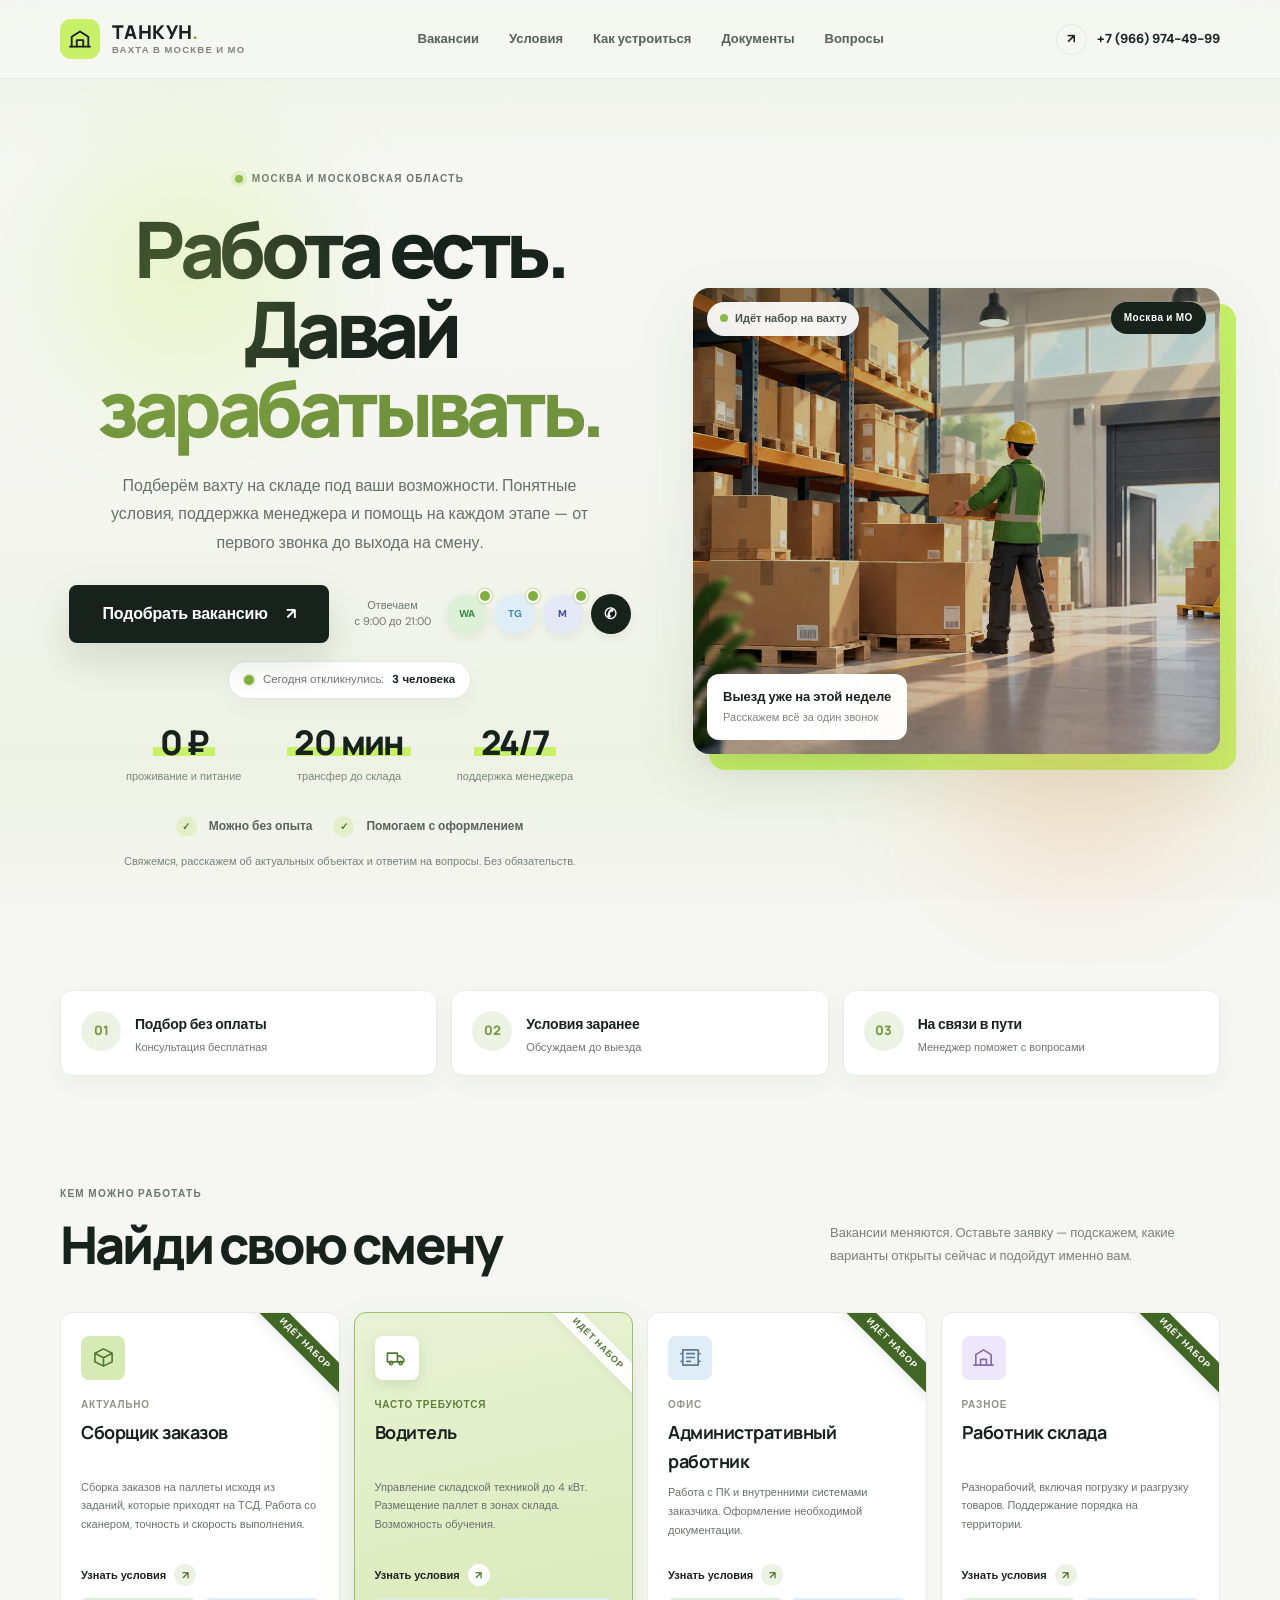
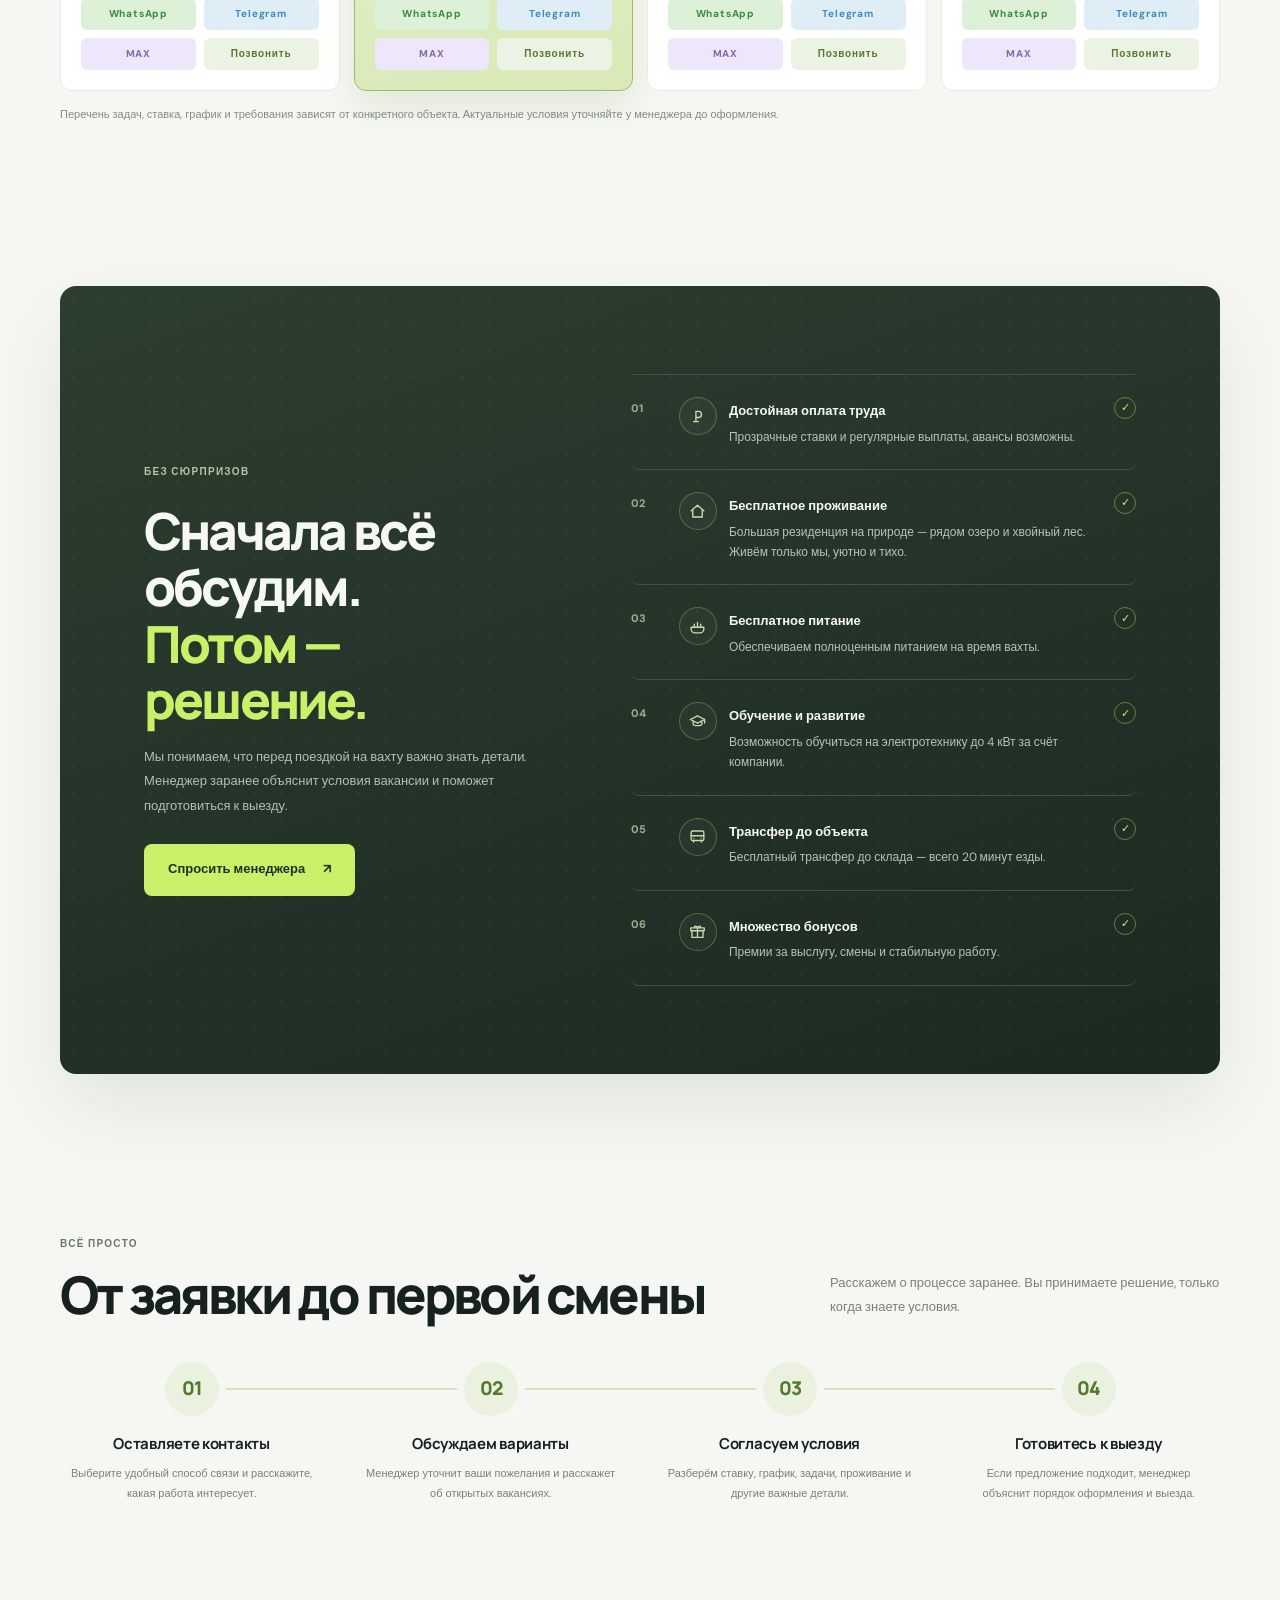
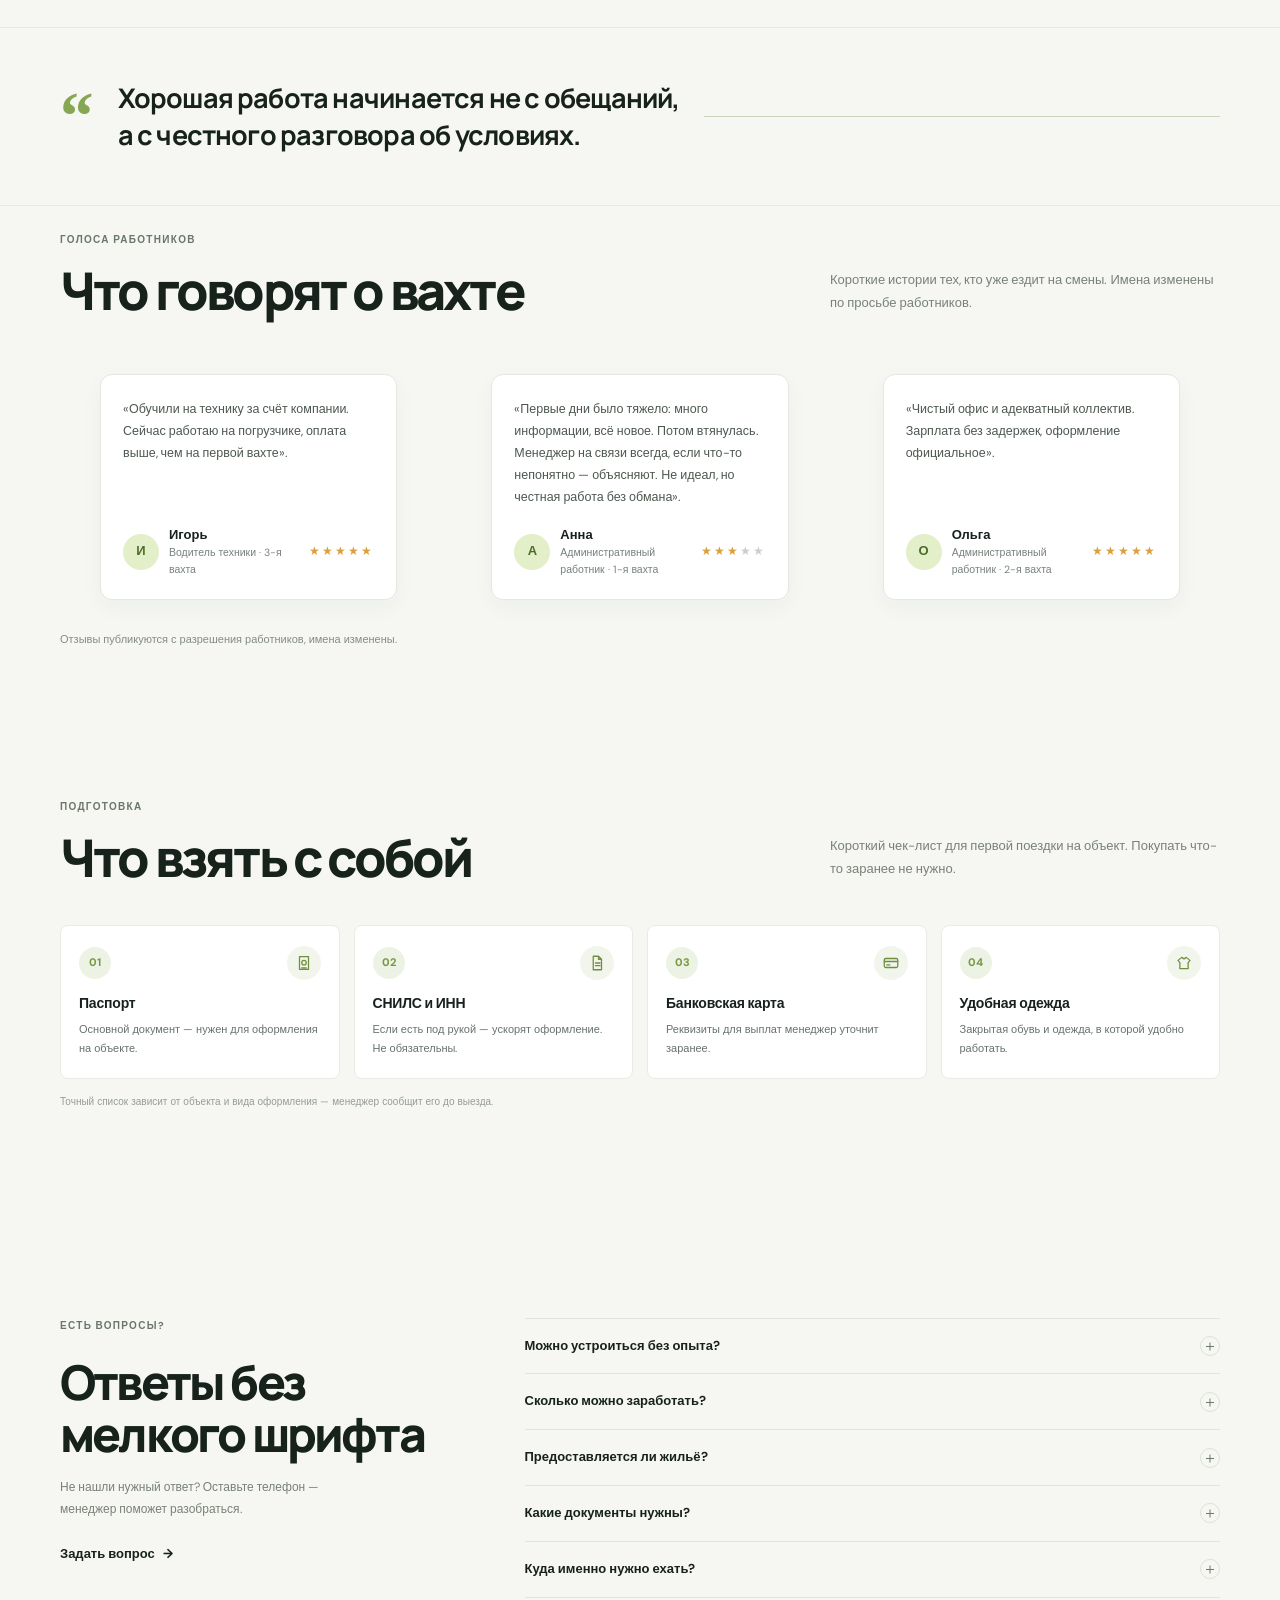
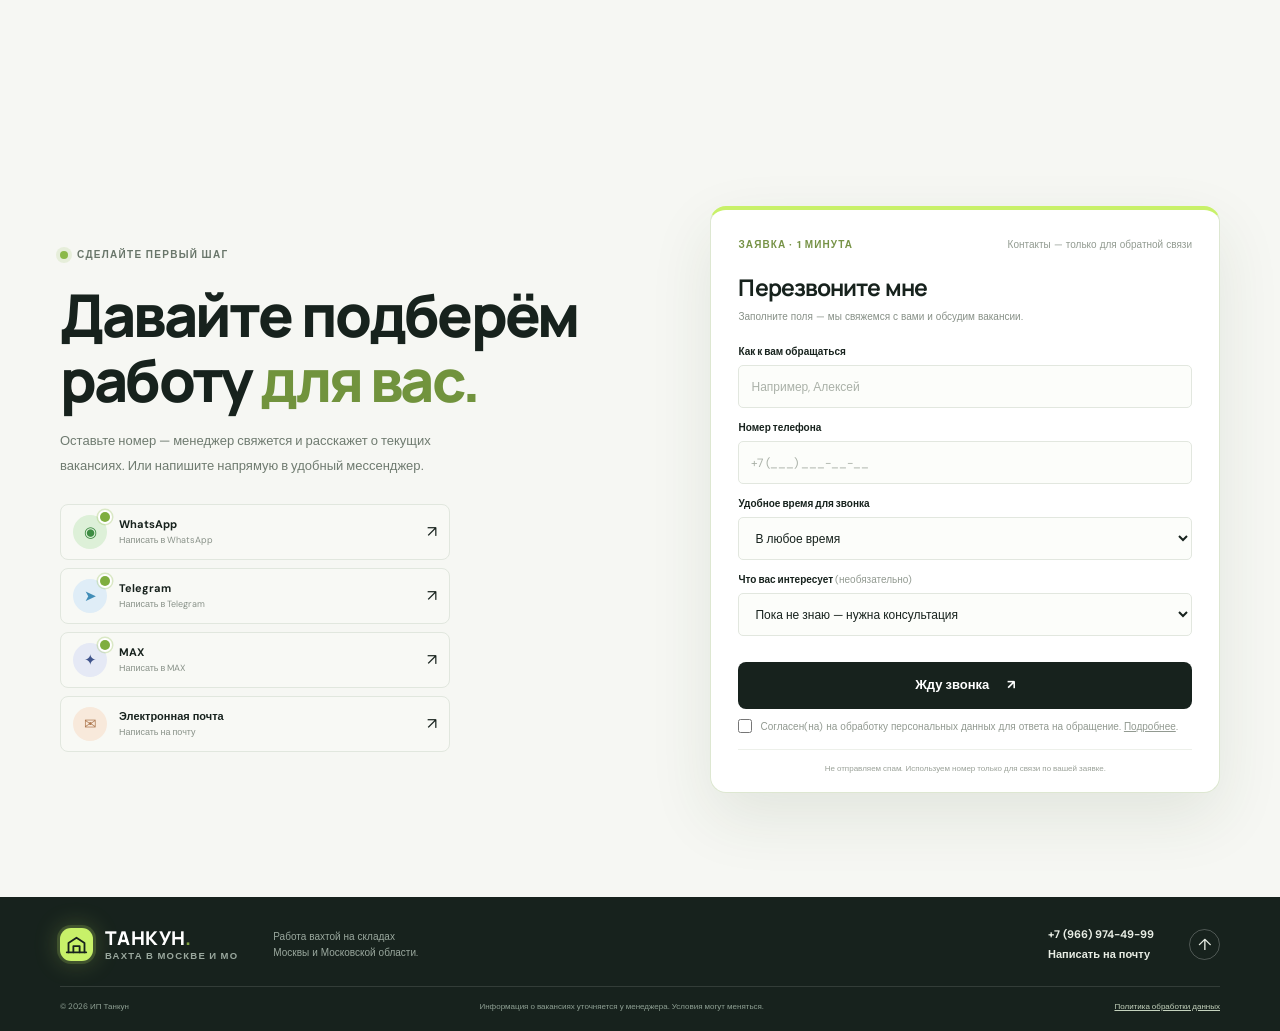
<file: index.html>
<!doctype html>
<html lang="ru">
<head>
  <meta charset="utf-8">
  <meta name="viewport" content="width=device-width, initial-scale=1">
  <meta name="theme-color" content="#f6f7f3">
  <meta name="description" content="Работа вахтой на складах Москвы и Московской области. Узнайте актуальные вакансии, график и условия у менеджера.">
  <title>Работа вахтой на складах Москвы и области — ИП Танкун</title>
  <meta property="og:title" content="Работа вахтой на складах Москвы и области — ИП Танкун">
  <meta property="og:description" content="Подберём вахту на складе под ваши возможности. Понятные условия, поддержка менеджера. Оставьте заявку за минуту.">
  <meta property="og:image" content="img/polza-960.jpg">
  <meta property="og:type" content="website">
  <meta name="twitter:card" content="summary_large_image">
  <meta property="og:locale" content="ru_RU">
  <link rel="preconnect" href="https://fonts.googleapis.com">
  <link rel="preconnect" href="https://fonts.gstatic.com" crossorigin>
  <link href="https://fonts.googleapis.com/css2?family=DM+Sans:wght@400;500;600;700;800&family=Manrope:wght@400;500;600;700;800&display=swap" rel="stylesheet">
  <link rel="icon" href="favicon.svg" type="image/svg+xml">
  <link rel="stylesheet" href="styles.css">
  <script src="config.js" defer></script>
  <script src="app.js" defer></script>
</head>
<body>
  <a class="skip-link" href="#main">Перейти к содержанию</a>
  <div class="offline-banner" id="offlineBanner" role="status" hidden>Нет подключения к интернету. Черновик заявки сохранится — проверьте связь.</div>
  <header class="site-header" id="top">
    <div class="wrap header-inner">
      <a class="brand" href="#top" aria-label="Танкун — главная"><span class="brand-mark" aria-hidden="true"><svg viewBox="0 0 36 36"><path d="M6.5 28.5V15L18 7.5 29.5 15v13.5"/><path d="M13.5 28.5v-9h9v9"/><path d="M4 28.5h28"/></svg></span><span><span class="brand-name">ТАНКУН<span class="brand-dot">.</span></span><small>Вахта в Москве и МО</small></span></a>
      <nav class="main-nav" id="mainNav" aria-label="Основное меню"><a href="#jobs">Вакансии</a><a href="#conditions">Условия</a><a href="#steps">Как устроиться</a><a href="#docs">Документы</a><a href="#faq">Вопросы</a><span class="nav-slide" aria-hidden="true"></span></nav>
      <a class="header-phone" data-contact="phoneLink" href="#apply"><span class="phone-icon" aria-hidden="true">↗</span><span data-contact="phoneText">Связаться с нами</span></a>
      <button class="menu-toggle" type="button" aria-label="Открыть меню" aria-expanded="false" aria-controls="mainNav"><span></span><span></span></button>
    </div>
  </header>

  <main id="main">
    <section class="hero section-pad">
      <div class="wrap hero-grid">
        <div class="hero-copy">
          <p class="eyebrow"><span class="live-dot"></span> Москва и Московская область</p>
          <h1>Работа есть.<br>Давай <span class="highlight">зарабатывать.</span></h1>
          <p class="hero-lede">Подберём вахту на складе под ваши возможности. Понятные условия, поддержка менеджера и помощь на каждом этапе — от первого звонка до выхода на смену.</p>
          <div class="hero-actions"><a class="button button-dark hero-cta" href="#apply">Подобрать вакансию <span aria-hidden="true">↗</span></a><div class="hero-quick"><span class="quick-caption">Отвечаем<br>с 9:00 до 21:00</span><div class="quick-icons"><a class="quick-btn quick-wa" data-contact="whatsappLink" href="#apply" target="_blank" rel="noopener" aria-label="Написать в WhatsApp"><i class="online-dot" aria-hidden="true"></i>WA</a><a class="quick-btn quick-tg" data-contact="telegramLink" href="#apply" target="_blank" rel="noopener" aria-label="Написать в Telegram"><i class="online-dot" aria-hidden="true"></i>TG</a><a class="quick-btn quick-max" data-contact="maxLink" href="#apply" target="_blank" rel="noopener" aria-label="Написать в MAX"><i class="online-dot" aria-hidden="true"></i>M</a><a class="quick-btn quick-phone" data-contact="phoneLink" href="#apply" aria-label="Позвонить">✆</a></div></div></div>
          <p class="today-chip" data-today-chip><span class="online-dot chip-dot" aria-hidden="true"></span>Сегодня откликнулись: <b data-today-num>–</b></p>
          <div class="hero-stats" role="list"><span class="stat" role="listitem"><b>0 ₽</b><small>проживание и питание</small></span><span class="stat" role="listitem"><b>20 мин</b><small>трансфер до склада</small></span><span class="stat" role="listitem"><b>24/7</b><small>поддержка менеджера</small></span></div>
          <div class="hero-points"><span><i aria-hidden="true">✓</i> Можно без опыта</span><span><i aria-hidden="true">✓</i> Помогаем с оформлением</span></div>
          <div class="hero-note">Свяжемся, расскажем об актуальных объектах и ответим на вопросы. Без обязательств.</div>
        </div>
        <div class="hero-art" aria-label="Фото склада">
          <img src="img/polza-960.jpg" alt="Склад и рабочая зона" width="960" height="850" loading="eager">
          <span class="art-chip"><i aria-hidden="true"></i> Идёт набор на вахту</span>
          <span class="art-tag">Москва и МО</span>
          <span class="art-card"><b>Выезд уже на этой неделе</b><small>Расскажем всё за один звонок</small></span>
        </div>
      </div>
    </section>

    <section class="trust-strip" aria-label="Важная информация"><div class="wrap trust-grid">
      <article class="trust-card"><span class="trust-no">01</span><div class="trust-body"><b>Подбор без оплаты</b><small>Консультация бесплатная</small></div></article>
      <article class="trust-card"><span class="trust-no">02</span><div class="trust-body"><b>Условия заранее</b><small>Обсуждаем до выезда</small></div></article>
      <article class="trust-card"><span class="trust-no">03</span><div class="trust-body"><b>На связи в пути</b><small>Менеджер поможет с вопросами</small></div></article>
    </div></section>

    <section class="jobs section-pad" id="jobs"><div class="wrap"><div class="section-heading reveal"><div><p class="eyebrow">Кем можно работать</p><h2>Найди свою смену</h2></div><p>Вакансии меняются. Оставьте заявку — подскажем, какие варианты открыты сейчас и подойдут именно вам.</p></div>
      <div class="job-grid">
        <article class="job-card reveal"><span class="job-ribbon" aria-hidden="true">Идёт набор</span><div class="job-icon icon-green"><svg viewBox="0 0 24 24" aria-hidden="true"><path d="M3 7.5 12 3l9 4.5v9L12 21l-9-4.5zM3 7.5l9 4.8 9-4.8M12 12.3V21"/></svg></div><span class="job-label">Актуально</span><h3>Сборщик заказов</h3><p>Сборка заказов на паллеты исходя из заданий, которые приходят на ТСД. Работа со сканером, точность и скорость выполнения.</p><a href="#apply" class="job-link">Узнать условия <span aria-hidden="true">↗</span></a><div class="job-quick"><a class="jw" data-contact="whatsappLink" href="#apply" target="_blank" rel="noopener" aria-label="Откликнуться в WhatsApp">WhatsApp</a><a class="jt" data-contact="telegramLink" href="#apply" target="_blank" rel="noopener" aria-label="Откликнуться в Telegram">Telegram</a><a class="jm" data-contact="maxLink" href="#apply" target="_blank" rel="noopener" aria-label="Написать в MAX">MAX</a><a class="jp" data-contact="phoneLink" href="#apply" aria-label="Позвонить">Позвонить</a></div></article>
        <article class="job-card job-featured reveal"><span class="job-ribbon" aria-hidden="true">Идёт набор</span><div class="job-icon icon-green"><svg viewBox="0 0 24 24" aria-hidden="true"><path d="M2.5 7.5H13v9H2.5zM13 10.5h3.4l3.1 3.1v2.9H13"/><circle cx="6.3" cy="17.7" r="1.7"/><circle cx="16.4" cy="17.7" r="1.7"/></svg></div><span class="job-label">Часто требуются</span><h3>Водитель</h3><p>Управление складской техникой до 4 кВт. Размещение паллет в зонах склада. Возможность обучения.</p><a href="#apply" class="job-link">Узнать условия <span aria-hidden="true">↗</span></a><div class="job-quick"><a class="jw" data-contact="whatsappLink" href="#apply" target="_blank" rel="noopener" aria-label="Откликнуться в WhatsApp">WhatsApp</a><a class="jt" data-contact="telegramLink" href="#apply" target="_blank" rel="noopener" aria-label="Откликнуться в Telegram">Telegram</a><a class="jm" data-contact="maxLink" href="#apply" target="_blank" rel="noopener" aria-label="Написать в MAX">MAX</a><a class="jp" data-contact="phoneLink" href="#apply" aria-label="Позвонить">Позвонить</a></div></article>
        <article class="job-card reveal"><span class="job-ribbon" aria-hidden="true">Идёт набор</span><div class="job-icon icon-blue"><svg viewBox="0 0 24 24" aria-hidden="true"><path d="M4 4h16v16H4zM8 8h8M8 12h8M8 16h4M2 8h2M2 16h2M20 8h2M20 16h2"/></svg></div><span class="job-label">Офис</span><h3>Административный работник</h3><p>Работа с ПК и внутренними системами заказчика. Оформление необходимой документации.</p><a href="#apply" class="job-link">Узнать условия <span aria-hidden="true">↗</span></a><div class="job-quick"><a class="jw" data-contact="whatsappLink" href="#apply" target="_blank" rel="noopener" aria-label="Откликнуться в WhatsApp">WhatsApp</a><a class="jt" data-contact="telegramLink" href="#apply" target="_blank" rel="noopener" aria-label="Откликнуться в Telegram">Telegram</a><a class="jm" data-contact="maxLink" href="#apply" target="_blank" rel="noopener" aria-label="Написать в MAX">MAX</a><a class="jp" data-contact="phoneLink" href="#apply" aria-label="Позвонить">Позвонить</a></div></article>
        <article class="job-card reveal"><span class="job-ribbon" aria-hidden="true">Идёт набор</span><div class="job-icon icon-lilac"><svg viewBox="0 0 24 24" aria-hidden="true"><path d="M4 20V9l8-5 8 5v11M2 20h20M9 20v-6h6v6"/></svg></div><span class="job-label">Разное</span><h3>Работник склада</h3><p>Разнорабочий, включая погрузку и разгрузку товаров. Поддержание порядка на территории.</p><a href="#apply" class="job-link">Узнать условия <span aria-hidden="true">↗</span></a><div class="job-quick"><a class="jw" data-contact="whatsappLink" href="#apply" target="_blank" rel="noopener" aria-label="Откликнуться в WhatsApp">WhatsApp</a><a class="jt" data-contact="telegramLink" href="#apply" target="_blank" rel="noopener" aria-label="Откликнуться в Telegram">Telegram</a><a class="jm" data-contact="maxLink" href="#apply" target="_blank" rel="noopener" aria-label="Написать в MAX">MAX</a><a class="jp" data-contact="phoneLink" href="#apply" aria-label="Позвонить">Позвонить</a></div></article>
      </div><p class="fine-print">Перечень задач, ставка, график и требования зависят от конкретного объекта. Актуальные условия уточняйте у менеджера до оформления.</p>
    </div></section>

    <section class="conditions section-pad" id="conditions"><div class="wrap conditions-grid"><div class="conditions-copy"><p class="eyebrow">Без сюрпризов</p><h2>Сначала всё обсудим.<br><span class="highlight">Потом — решение.</span></h2><p>Мы понимаем, что перед поездкой на вахту важно знать детали. Менеджер заранее объяснит условия вакансии и поможет подготовиться к выезду.</p><a class="button button-light" href="#apply">Спросить менеджера <span aria-hidden="true">↗</span></a></div><div class="conditions-list reveal"><div class="condition-row"><span class="condition-number">01</span><span class="condition-ic" aria-hidden="true"><svg viewBox="0 0 24 24"><path d="M10 18.5V5.5h3.1a3.9 3.9 0 0 1 0 7.8H10M7 18.5h6"/></svg></span><div><b>Достойная оплата труда</b><p>Прозрачные ставки и регулярные выплаты, авансы возможны.</p></div><span class="condition-check">✓</span></div><div class="condition-row"><span class="condition-number">02</span><span class="condition-ic" aria-hidden="true"><svg viewBox="0 0 24 24"><path d="M4 11 12 4l8 7M6 10v9h12v-9"/></svg></span><div><b>Бесплатное проживание</b><p>Большая резиденция на природе — рядом озеро и хвойный лес. Живём только мы, уютно и тихо.</p></div><span class="condition-check">✓</span></div><div class="condition-row"><span class="condition-number">03</span><span class="condition-ic" aria-hidden="true"><svg viewBox="0 0 24 24"><path d="M4 13h16v2a5 5 0 0 1-5 5H9a5 5 0 0 1-5-5zM8 13V9M12 13V7M16 13V9"/></svg></span><div><b>Бесплатное питание</b><p>Обеспечиваем полноценным питанием на время вахты.</p></div><span class="condition-check">✓</span></div><div class="condition-row"><span class="condition-number">04</span><span class="condition-ic" aria-hidden="true"><svg viewBox="0 0 24 24"><path d="M3 9.5 12 5l9 4.5-9 4.5zM6.5 11.5V15c0 1.2 2.5 2.3 5.5 2.3s5.5-1.1 5.5-2.3v-3.5M21 9.5V14"/></svg></span><div><b>Обучение и развитие</b><p>Возможность обучиться на электротехнику до 4 кВт за счёт компании.</p></div><span class="condition-check">✓</span></div><div class="condition-row"><span class="condition-number">05</span><span class="condition-ic" aria-hidden="true"><svg viewBox="0 0 24 24"><rect x="4" y="5" width="16" height="12" rx="2"/><path d="M4 11h16M7 17v2M17 17v2M7.5 14h.01M16.5 14h.01"/></svg></span><div><b>Трансфер до объекта</b><p>Бесплатный трансфер до склада — всего 20 минут езды.</p></div><span class="condition-check">✓</span></div><div class="condition-row"><span class="condition-number">06</span><span class="condition-ic" aria-hidden="true"><svg viewBox="0 0 24 24"><path d="M5 11h14v8.5H5zM3.5 7.5h17V11h-17zM12 7.5V19.5M8.5 7.5C7.2 5 10.5 4 12 7.5M15.5 7.5C16.8 5 13.5 4 12 7.5"/></svg></span><div><b>Множество бонусов</b><p>Премии за выслугу, смены и стабильную работу.</p></div><span class="condition-check">✓</span></div></div></div></section>

    <section class="steps section-pad" id="steps"><div class="wrap"><div class="section-heading reveal"><div><p class="eyebrow">Всё просто</p><h2>От заявки до первой смены</h2></div><p>Расскажем о процессе заранее. Вы принимаете решение, только когда знаете условия.</p></div><div class="steps-grid"><article class="reveal"><span class="step-no">01</span><h3>Оставляете контакты</h3><p>Выберите удобный способ связи и расскажите, какая работа интересует.</p></article><article class="reveal"><span class="step-no">02</span><h3>Обсуждаем варианты</h3><p>Менеджер уточнит ваши пожелания и расскажет об открытых вакансиях.</p></article><article class="reveal"><span class="step-no">03</span><h3>Согласуем условия</h3><p>Разберём ставку, график, задачи, проживание и другие важные детали.</p></article><article class="reveal"><span class="step-no">04</span><h3>Готовитесь к выезду</h3><p>Если предложение подходит, менеджер объяснит порядок оформления и выезда.</p></article></div></div></section>

    <section class="quote-band"><div class="wrap quote-inner reveal"><span class="quote-mark">“</span><p>Хорошая работа начинается не с обещаний,<br>а с честного разговора об условиях.</p><span class="quote-line"></span></div></section>

    <section class="reviews" id="reviews"><div class="wrap"><div class="section-heading reveal"><div><p class="eyebrow">Голоса работников</p><h2>Что говорят о вахте</h2></div><p>Короткие истории тех, кто уже ездит на смены. Имена изменены по просьбе работников.</p></div>
      <div class="review-grid">
        <figure class="review-card reveal"><blockquote>«Выплаты приходят чётко по графику, без задержек. Жили в резиденции в лесу у озера — большая территория, после смены отдыхаешь по-настоящему».</blockquote><figcaption><span class="review-ava" aria-hidden="true">А</span><span><b>Алексей</b><small>Сборщик заказов · 2-я вахта</small></span><span class="review-stars" aria-hidden="true">★★★★★</span></figcaption></figure>
        <figure class="review-card reveal"><blockquote>«Понравилось, что всё объяснили заранее: ставку, график, как добираться. Приехала — и правда всё совпало».</blockquote><figcaption><span class="review-ava" aria-hidden="true">М</span><span><b>Марина</b><small>Работник склада · 1-я вахта</small></span><span class="review-stars" aria-hidden="true">★★★★★</span></figcaption></figure>
        <figure class="review-card reveal"><blockquote>«Склад стройматериалов огромный и чистый, к работникам отношение хорошее. Питание на месте, горячее каждый день».</blockquote><figcaption><span class="review-ava" aria-hidden="true">К</span><span><b>Кирилл</b><small>Работник склада · 2-я вахта</small></span><span class="review-stars" aria-hidden="true">★★★★★</span></figcaption></figure>
      </div>
      <p class="fine-print">Отзывы публикуются с разрешения работников, имена изменены.</p>
    </div></section>

    <section class="docs section-pad" id="docs"><div class="wrap"><div class="section-heading reveal"><div><p class="eyebrow">Подготовка</p><h2>Что взять с собой</h2></div><p>Короткий чек-лист для первой поездки на объект. Покупать что-то заранее не нужно.</p></div>
      <div class="docs-grid">
        <article class="doc-item reveal"><div class="doc-head"><span class="doc-no">01</span><span class="doc-ic" aria-hidden="true"><svg viewBox="0 0 24 24"><path d="M6 3.5h12v17H6zM12 8.5a3 3 0 1 0 0 6 3 3 0 0 0 0-6M9 18.5h6"/></svg></span></div><b>Паспорт</b><p>Основной документ — нужен для оформления на объекте.</p></article>
        <article class="doc-item reveal"><div class="doc-head"><span class="doc-no">02</span><span class="doc-ic" aria-hidden="true"><svg viewBox="0 0 24 24"><path d="M7 3h7l4 4v14H7zM14 3v4h4M10 12h6M10 15.5h6"/></svg></span></div><b>СНИЛС и ИНН</b><p>Если есть под рукой — ускорят оформление. Не обязательны.</p></article>
        <article class="doc-item reveal"><div class="doc-head"><span class="doc-no">03</span><span class="doc-ic" aria-hidden="true"><svg viewBox="0 0 24 24"><rect x="3" y="6" width="18" height="12" rx="2"/><path d="M3 10h18M6.5 14.5h4"/></svg></span></div><b>Банковская карта</b><p>Реквизиты для выплат менеджер уточнит заранее.</p></article>
        <article class="doc-item reveal"><div class="doc-head"><span class="doc-no">04</span><span class="doc-ic" aria-hidden="true"><svg viewBox="0 0 24 24"><path d="M9 4.5 12 6.5l3-2L20 8.5 17.5 11.5V19.5H6.5V11.5L4 8.5z"/></svg></span></div><b>Удобная одежда</b><p>Закрытая обувь и одежда, в которой удобно работать.</p></article>
      </div><p class="docs-note">Точный список зависит от объекта и вида оформления — менеджер сообщит его до выезда.</p>
    </div></section>

    <section class="faq section-pad" id="faq"><div class="wrap faq-grid"><div class="faq-intro reveal"><p class="eyebrow">Есть вопросы?</p><h2>Ответы без мелкого шрифта</h2><p>Не нашли нужный ответ? Оставьте телефон — менеджер поможет разобраться.</p><a class="text-link" href="#apply">Задать вопрос <span aria-hidden="true">→</span></a></div><div class="faq-list">
      <details><summary>Можно устроиться без опыта?<span class="faq-plus"></span></summary><p>Для ряда складских вакансий опыт не обязателен. Требования зависят от позиции и объекта — менеджер подскажет актуальные варианты.</p></details>
      <details><summary>Сколько можно заработать?<span class="faq-plus"></span></summary><p>Доход зависит от вакансии, количества смен, графика и условий объекта. Перед оформлением попросите менеджера назвать ставку, порядок расчёта и возможные удержания.</p></details>
      <details><summary>Предоставляется ли жильё?<span class="faq-plus"></span></summary><p>Жильё предоставляется бесплатно — это большая резиденция на природе, рядом с озером и хвойным лесом.</p></details>
      <details><summary>Какие документы нужны?<span class="faq-plus"></span></summary><p>Список документов зависит от вида оформления и работодателя на объекте. Менеджер сообщит требования заранее — не отправляйте сканы документов неизвестным контактам.</p></details>
      <details><summary>Куда именно нужно ехать?<span class="faq-plus"></span></summary><p>Работа предлагается на складах Москвы и Московской области. Точный адрес, транспорт и место сбора сообщат до выезда.</p></details>
    </div></div></section>

    <section class="apply section-pad" id="apply"><div class="wrap apply-grid"><div class="apply-copy"><p class="eyebrow"><span class="live-dot"></span> Сделайте первый шаг</p><h2>Давайте подберём<br>работу <span class="highlight">для вас.</span></h2><p>Оставьте номер — менеджер свяжется и расскажет о текущих вакансиях. Или напишите напрямую в удобный мессенджер.</p><div class="direct-links"><a class="direct-link" data-contact="whatsappLink" href="#apply" target="_blank" rel="noopener"><span class="direct-icon whatsapp-icon" aria-hidden="true"><i class="online-dot"></i>◉</span><span><b>WhatsApp</b><small>Написать в WhatsApp</small></span><span class="direct-arrow" aria-hidden="true">↗</span></a><a class="direct-link" data-contact="telegramLink" href="#apply" target="_blank" rel="noopener"><span class="direct-icon telegram-icon" aria-hidden="true"><i class="online-dot"></i>➤</span><span><b>Telegram</b><small>Написать в Telegram</small></span><span class="direct-arrow" aria-hidden="true">↗</span></a><a class="direct-link" data-contact="maxLink" href="#apply" target="_blank" rel="noopener"><span class="direct-icon max-icon" aria-hidden="true"><i class="online-dot"></i>✦</span><span><b>MAX</b><small>Написать в MAX</small></span><span class="direct-arrow" aria-hidden="true">↗</span></a><a class="direct-link" data-contact="emailLink" href="#apply"><span class="direct-icon email-icon" aria-hidden="true">✉</span><span><b>Электронная почта</b><small data-contact="emailText">Написать на почту</small></span><span class="direct-arrow" aria-hidden="true">↗</span></a></div></div>
      <div class="form-card"><div class="form-card-head"><span class="form-step">ЗАЯВКА · 1 МИНУТА</span><span class="secure-mark">Контакты — только для обратной связи</span></div><h3>Перезвоните мне</h3><p class="form-intro">Заполните поля — мы свяжемся с вами и обсудим вакансии.</p>
        <form id="leadForm" novalidate>
          <div class="honeypot" aria-hidden="true"><label for="website">Оставьте поле пустым</label><input id="website" name="website" tabindex="-1" autocomplete="off"></div>
          <label for="candidateName">Как к вам обращаться</label><input id="candidateName" name="name" type="text" placeholder="Например, Алексей" autocomplete="name" maxlength="80" required>
          <label for="candidatePhone">Номер телефона</label><input id="candidatePhone" name="phone" type="tel" placeholder="+7 (___) ___-__-__" autocomplete="tel" inputmode="tel" maxlength="24" required>
          <label for="candidateTime">Удобное время для звонка</label><select id="candidateTime" name="time"><option value="">В любое время</option><option>Утром (9:00–12:00)</option><option>Днём (12:00–18:00)</option><option>Вечером (18:00–21:00)</option></select>
          <label for="candidateJob">Что вас интересует <span>(необязательно)</span></label><select id="candidateJob" name="job"><option value="">Пока не знаю — нужна консультация</option><option>Сборщик заказов</option><option>Водитель</option><option>Административный работник</option><option>Работник склада</option><option>Другая вакансия</option></select>
          <div class="form-error" id="formError" role="alert" aria-live="polite"></div>
          <button class="button button-dark submit-button" type="submit">Жду звонка <span aria-hidden="true">↗</span></button>
          <label class="consent-check"><input type="checkbox" name="consent" required><span>Согласен(на) на обработку персональных данных для ответа на обращение. <a href="privacy.html" target="_blank" rel="noopener">Подробнее</a>.</span></label>
        </form><div class="form-success" id="formSuccess" role="status" tabindex="-1" hidden><span class="success-check" aria-hidden="true"><svg viewBox="0 0 28 28"><circle cx="14" cy="14" r="12"/><path d="M8.5 14.5 12 18l7.5-8"/></svg></span><h3>Спасибо за заявку!</h3><p>Заявка принята, менеджер свяжется с вами. При желании можете сразу связаться с нами удобным способом.</p><div class="success-actions"><a class="button button-dark" id="successWhatsApp" href="#apply" target="_blank" rel="noopener">Отправить в WhatsApp <span aria-hidden="true">↗</span></a><a class="text-link" id="successEmail" href="#apply">Отправить по почте <span aria-hidden="true">→</span></a></div></div>
        <div class="form-footnote">Не отправляем спам. Используем номер только для связи по вашей заявке.</div></div>
    </div></section>
  </main>
  <footer class="footer"><div class="wrap footer-main"><a class="brand footer-brand" href="#top"><span class="brand-mark"><svg viewBox="0 0 36 36" aria-hidden="true"><path d="M6.5 28.5V15L18 7.5 29.5 15v13.5"/><path d="M13.5 28.5v-9h9v9"/><path d="M4 28.5h28"/></svg></span><span><span class="brand-name">ТАНКУН<span class="brand-dot">.</span></span><small>Вахта в Москве и МО</small></span></a><p>Работа вахтой на складах<br>Москвы и Московской области.</p><div class="footer-contacts"><span class="footer-contact-row"><a data-contact="phoneLink" href="#apply"><span data-contact="phoneText">Связаться с нами</span></a><button type="button" class="copy-btn" data-copy="phone" hidden aria-label="Скопировать телефон">Копировать</button></span><span class="footer-contact-row"><a data-contact="emailLink" href="#apply"><span data-contact="emailText">Написать нам</span></a><button type="button" class="copy-btn" data-copy="email" hidden aria-label="Скопировать адрес почты">Копировать</button></span></div><a class="back-top" href="#top" aria-label="Наверх">↑</a></div><div class="wrap footer-bottom"><span>© <span id="year"></span> ИП Танкун</span><span>Информация о вакансиях уточняется у менеджера. Условия могут меняться.</span><a href="privacy.html">Политика обработки данных</a></div></footer>
  <nav class="mobile-bar" aria-label="Быстрая связь"><a data-contact="whatsappLink" href="#apply" target="_blank" rel="noopener" aria-label="Написать в WhatsApp">WA</a><a data-contact="maxLink" href="#apply" target="_blank" rel="noopener" aria-label="Написать в MAX">MAX</a><a class="mobile-call" href="#apply">Оставить заявку <span aria-hidden="true">↗</span></a><a data-contact="telegramLink" href="#apply" target="_blank" rel="noopener" aria-label="Написать в Telegram">TG</a></nav>
  <aside class="float-widget" aria-label="Быстрые действия"><a class="float-btn float-top" href="#top" aria-label="Наверх">↑</a><a class="float-btn float-wa" data-float="whatsapp" data-contact="whatsappLink" href="#apply" target="_blank" rel="noopener" aria-label="Написать в WhatsApp">WA</a><a class="float-btn float-tg" data-float="telegram" data-contact="telegramLink" href="#apply" target="_blank" rel="noopener" aria-label="Написать в Telegram">TG</a><a class="float-btn float-max" data-float="max" data-contact="maxLink" href="#apply" target="_blank" rel="noopener" aria-label="Написать в MAX">MAX</a><a class="float-cta" href="#apply">Оставить заявку <span aria-hidden="true">↗</span></a></aside>
</body>
</html>
</file>
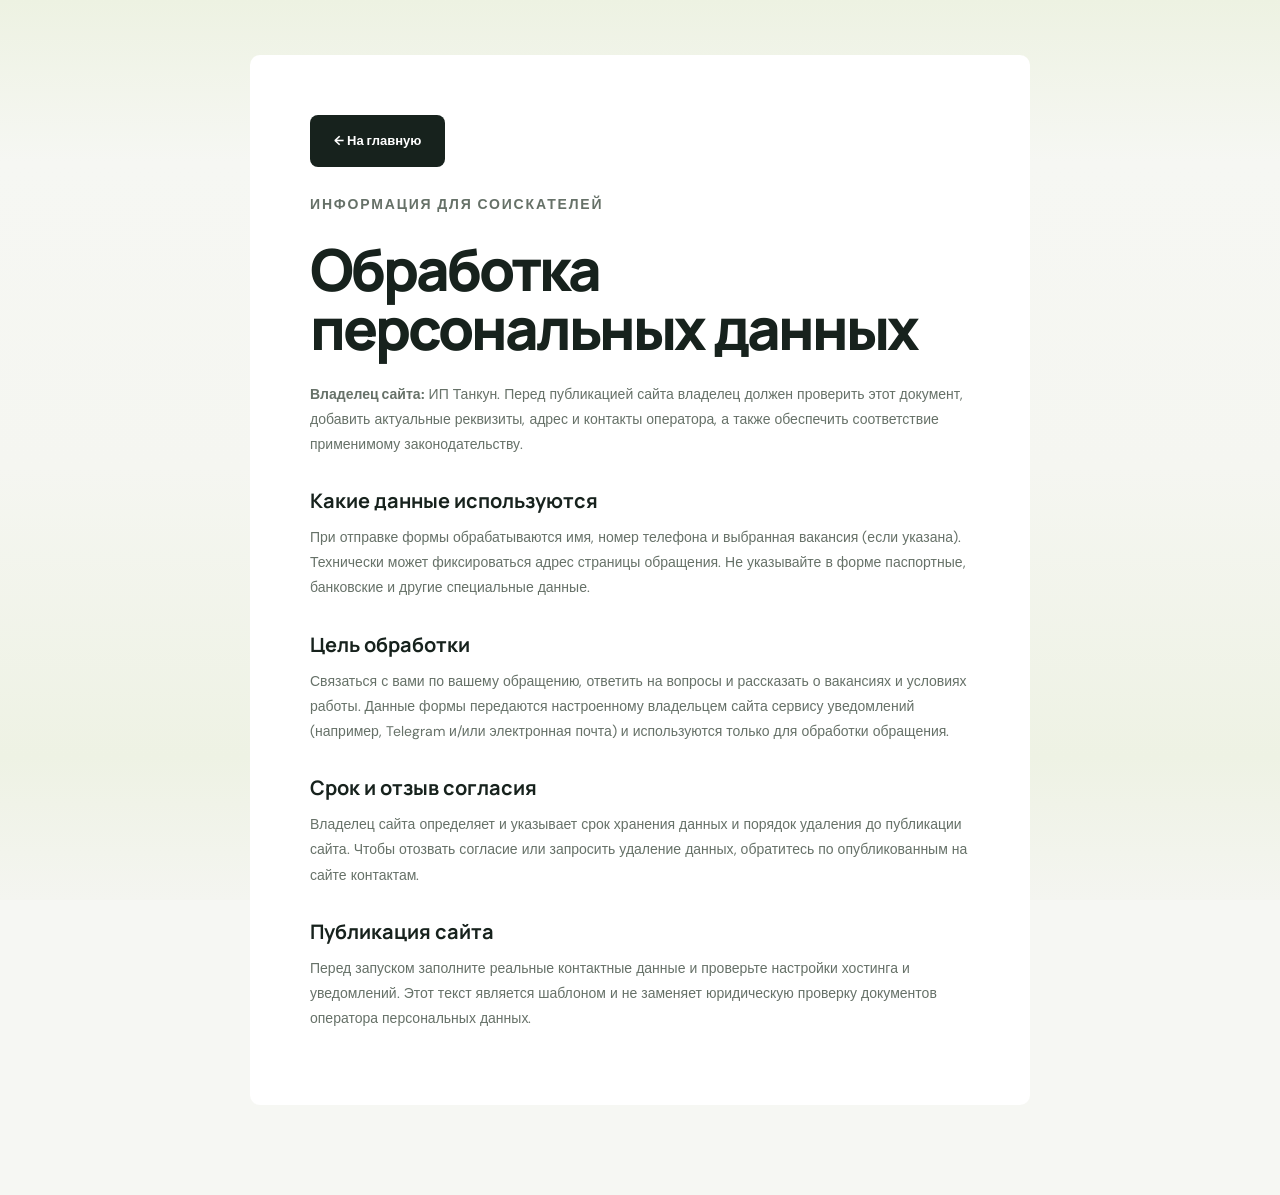
<file: privacy.html>
<!doctype html>
<html lang="ru"><head><meta charset="utf-8"><meta name="viewport" content="width=device-width,initial-scale=1"><meta name="theme-color" content="#f6f7f3"><title>Обработка персональных данных — Танкун</title><link rel="preconnect" href="https://fonts.googleapis.com"><link rel="preconnect" href="https://fonts.gstatic.com" crossorigin><link href="https://fonts.googleapis.com/css2?family=DM+Sans:wght@400;500;600;700;800&family=Manrope:wght@400;500;600;700;800&display=swap" rel="stylesheet"><link rel="icon" href="favicon.svg" type="image/svg+xml"><link rel="stylesheet" href="styles.css"><style>.policy{max-width:780px;margin:55px auto 90px;background:#fff;padding:clamp(24px,6vw,60px);border-radius:10px}.policy h1{font-size:clamp(35px,7vw,58px);letter-spacing:-3px}.policy h2{font-size:20px;margin:28px 0 8px}.policy p,.policy li{color:#667168;font-size:14px;line-height:1.8}.policy .button{margin-bottom:25px}.policy ul{padding-left:20px}</style></head><body><main class="wrap policy"><a class="button button-dark" href="index.html">← На главную</a><p class="eyebrow">Информация для соискателей</p><h1>Обработка персональных данных</h1><p><b>Владелец сайта:</b> ИП Танкун. Перед публикацией сайта владелец должен проверить этот документ, добавить актуальные реквизиты, адрес и контакты оператора, а также обеспечить соответствие применимому законодательству.</p><h2>Какие данные используются</h2><p>При отправке формы обрабатываются имя, номер телефона и выбранная вакансия (если указана). Технически может фиксироваться адрес страницы обращения. Не указывайте в форме паспортные, банковские и другие специальные данные.</p><h2>Цель обработки</h2><p>Связаться с вами по вашему обращению, ответить на вопросы и рассказать о вакансиях и условиях работы. Данные формы передаются настроенному владельцем сайта сервису уведомлений (например, Telegram и/или электронная почта) и используются только для обработки обращения.</p><h2>Срок и отзыв согласия</h2><p>Владелец сайта определяет и указывает срок хранения данных и порядок удаления до публикации сайта. Чтобы отозвать согласие или запросить удаление данных, обратитесь по опубликованным на сайте контактам.</p><h2>Публикация сайта</h2><p>Перед запуском заполните реальные контактные данные и проверьте настройки хостинга и уведомлений. Этот текст является шаблоном и не заменяет юридическую проверку документов оператора персональных данных.</p></main></body></html>
</file>
<file: styles.css>
:root{--ink:#17221d;--muted:#68736c;--paper:#f6f7f3;--white:#fff;--line:#e3e8e0;--green:#c8f169;--green-deep:#426625;--orange:#f1a46d;--blue:#a7c7e8;--lilac:#cfb8f4;--font:'DM Sans',Arial,sans-serif;--display:'Manrope','DM Sans',Arial,sans-serif;--wrap:1160px;--r-s:8px;--r-m:12px;--r-l:16px;--sec:104px;--shadow-sm:0 8px 22px #1e30210a;--shadow-md:0 16px 36px #1e302114;--shadow-lg:0 24px 64px #2c442119}
*{box-sizing:border-box}html{scroll-behavior:smooth;scroll-padding-top:88px}:focus-visible{outline:2px solid #5f7f3a;outline-offset:2px;border-radius:2px}body{margin:0;background:#f6f7f3 linear-gradient(180deg,#edf2e2 0%,#f6f7f3 18%,#f5f6f1 52%,#eef2e4 84%,#f4f5f0 100%) fixed;color:var(--ink);font-family:var(--font);font-size:16px;line-height:1.6;-webkit-font-smoothing:antialiased}a{color:inherit;text-decoration:none}button,input,select{font:inherit}.wrap{width:min(calc(100% - 56px),var(--wrap));margin-inline:auto}.skip-link{position:absolute;top:-100px;left:12px;background:#fff;padding:12px;z-index:99}.skip-link:focus{top:12px}.site-header{position:sticky;z-index:20;top:0;background:rgba(246,247,243,.93);backdrop-filter:blur(14px);border-bottom:1px solid rgba(23,34,29,.06)}.header-inner{height:78px;display:flex;align-items:center;justify-content:space-between;gap:30px}.brand{display:inline-flex;align-items:center;gap:10px;font:800 21px/1 var(--display);letter-spacing:-1.2px;flex:none}.brand>span:last-child{display:flex;flex-direction:column}.brand small{margin-top:5px;color:var(--muted);font:500 9px/1 var(--font);letter-spacing:.09em;text-transform:uppercase}.brand-dot{color:#83a642}.brand-mark{width:38px;height:38px;display:grid;place-items:center;border-radius:12px;background:var(--green)}.brand-mark svg{width:29px;fill:var(--ink)}.main-nav{display:flex;gap:30px;color:#566159;font-size:13px;font-weight:600;position:relative}.main-nav a:hover,.text-link:hover{color:#668a38}.header-phone{display:flex;align-items:center;gap:10px;font-size:13px;font-weight:700}.phone-icon{width:31px;height:31px;border:1px solid var(--line);border-radius:50%;display:grid;place-items:center}.menu-toggle{display:none}.section-pad{padding:var(--sec) 0}.hero{padding:82px 0 83px;overflow:hidden}.hero-grid{display:grid;grid-template-columns:1fr .91fr;gap:54px;align-items:center}.hero-copy{padding:10px 0}.eyebrow{display:flex;align-items:center;gap:9px;color:#69766a;text-transform:uppercase;letter-spacing:.13em;font-size:10px;font-weight:800;margin:0 0 22px}.live-dot{width:8px;height:8px;border-radius:50%;background:#8bb949;box-shadow:0 0 0 4px rgba(139,185,73,.15)}h1,h2,h3,p{margin-top:0}h1,h2,h3{font-family:var(--display)}h1{font-size:clamp(49px,6.2vw,78px);line-height:1.02;letter-spacing:-5.5px;font-weight:800;margin:0 0 24px} .highlight{color:#71933d}.hero-lede{max-width:500px;color:#667168;font-size:16px;line-height:1.8;margin:0 0 27px}.hero-actions{display:flex;align-items:center;gap:25px;flex-wrap:wrap}.button{display:inline-flex;min-height:52px;align-items:center;justify-content:center;gap:18px;padding:0 24px;border-radius:var(--r-s);border:0;font-weight:700;font-size:13px;transition:transform .2s,background .2s;cursor:pointer}.button:hover{transform:translateY(-2px)}.button-dark{background:var(--ink);color:#fff}.button-dark:hover{background:#314238}.text-link{font-size:13px;font-weight:700}.text-link span{padding-left:5px}.hero-points{display:flex;gap:21px;flex-wrap:wrap;margin-top:30px;color:#58635b;font-size:12px;font-weight:600}.hero-points i{font-style:normal;color:#67893c;margin-right:5px}.hero-note{font-size:11px;color:#77827a;margin-top:16px}.hero-art{background:#e9eee4;border-radius:10px;padding:20px 21px 17px;position:relative;min-height:460px;isolation:isolate}.art-topline{display:flex;justify-content:space-between;align-items:center;color:#788278;font-size:9px;font-weight:800;letter-spacing:.11em}.art-status{background:#fff;padding:6px 10px;border-radius:30px;color:#596353;letter-spacing:0;font-size:10px}.art-status i{display:inline-block;width:6px;height:6px;border-radius:50%;background:#88bd50;margin-right:5px}.warehouse-scene{height:336px;position:relative;overflow:hidden;border-radius:6px;margin-top:18px;background:linear-gradient(160deg,#dae6d8 0%,#e9ece3 60%,#d6ded4 100%)}.sun{position:absolute;width:170px;height:170px;border-radius:50%;background:#f1c67d;opacity:.86;right:37px;top:32px}.warehouse-building{position:absolute;right:0;bottom:54px;width:82%;height:182px;background:#c2d0c2;clip-path:polygon(9% 0,100% 0,100% 100%,0 100%,0 10%)}.roof{position:absolute;left:0;right:0;top:0;height:16px;background:#748878}.windows{position:absolute;left:13px;right:15px;top:33px;display:flex;gap:9px}.windows i{height:44px;flex:1;background:#a1b39f;border:4px solid #dae1d7}.loading-door{position:absolute;right:26px;bottom:0;width:86px;height:112px;background:#687b6d;border:8px solid #8fa18e}.shelf{position:absolute;z-index:2;left:20px;width:119px;height:115px;border-left:5px solid #657768;border-right:5px solid #657768;top:115px;display:flex;flex-direction:column;justify-content:space-between}.shelf:before,.shelf:after{content:'';position:absolute;left:-7px;right:-7px;height:5px;background:#657768}.shelf:before{top:0}.shelf:after{bottom:0}.shelf-a{left:20px}.shelf-b{left:153px;top:145px;transform:scale(.78);transform-origin:top left}.shelf i{position:relative;z-index:1;margin:0 7px;background:#c48c56;height:25px;box-shadow:25px 0 #d8ab70,55px 0 #b77d4c}.box{position:absolute;z-index:3;background:#bd8b55;border:2px solid rgba(94,64,39,.22);box-shadow:inset 0 9px rgba(255,255,255,.16)}.box-a{left:21px;bottom:59px;width:48px;height:43px}.box-b{left:75px;bottom:59px;width:52px;height:43px;background:#d2a46c}.box-c{left:245px;bottom:59px;width:44px;height:38px}.floor-line{position:absolute;height:52px;bottom:0;left:0;right:0;background:repeating-linear-gradient(165deg,#cdd5c9 0,#cdd5c9 2px,#d8dfd5 2px,#d8dfd5 14px)}.worker{position:absolute;z-index:4;bottom:49px;left:55%;width:78px;height:151px}.worker-head{position:absolute;width:28px;height:32px;background:#b8764f;border-radius:45% 45% 42% 42%;top:3px;left:27px}.worker-head:before{content:'';position:absolute;background:#e9bc50;width:37px;height:10px;left:-5px;top:-5px;border-radius:10px 10px 4px 4px}.worker-body{position:absolute;left:18px;top:32px;width:48px;height:72px;border-radius:13px 13px 5px 5px;background:#6c8b58;transform:skew(-4deg)}.worker-body:after{content:'';position:absolute;left:17px;top:0;height:60px;border-left:3px solid rgba(233,239,218,.65)}.worker-arm{position:absolute;z-index:2;left:0;top:42px;width:53px;height:13px;background:#b8764f;border-radius:10px;transform:rotate(-21deg)}.worker-leg{position:absolute;top:96px;width:17px;height:48px;border-radius:4px;background:#49584e}.leg-a{left:20px;transform:rotate(5deg)}.leg-b{left:44px;transform:rotate(-8deg)}.art-caption{position:relative;z-index:5;background:#fff;display:flex;align-items:center;gap:12px;padding:13px 14px;border-radius:7px;margin-top:-5px;box-shadow:0 12px 30px #1e302112}.caption-icon{width:34px;height:34px;border-radius:50%;background:var(--green);display:grid;place-items:center;font-size:18px}.art-caption b,.art-caption small{display:block}.art-caption b{font-size:12px}.art-caption small{font-size:10px;color:#879087;margin-top:2px}.caption-arrow{margin-left:auto;font-size:18px}.art-sticker{position:absolute;z-index:6;top:111px;right:-17px;width:84px;height:84px;display:grid;place-content:center;text-align:center;border-radius:50%;background:#f3b783;color:#4b372a;font:800 11px/1.35 var(--display);transform:rotate(10deg);box-shadow:0 4px 13px #373b2517}.section-heading{display:flex;justify-content:space-between;align-items:end;gap:50px;margin-bottom:39px}.section-heading .eyebrow{margin-bottom:14px}.section-heading h2,.conditions h2,.faq h2,.apply h2{font-size:clamp(34px,4.2vw,52px);line-height:1.1;letter-spacing:-2.8px;margin:0;font-weight:800}.section-heading>p{max-width:390px;margin:0 0 5px;color:#788178;font-size:13px;line-height:1.8}.jobs{padding-bottom:var(--sec)}.job-grid{display:grid;grid-template-columns:repeat(4,1fr);gap:14px}.job-card{position:relative;background:#fff;border:1px solid #e9ece5;border-radius:8px;padding:23px 20px 20px;min-height:248px;transition:transform .2s,box-shadow .2s}.job-card:hover{transform:translateY(-4px);box-shadow:var(--shadow-md)}.job-featured{background:linear-gradient(168deg,#e9f2d5 0%,#d8e9b6 100%);border:1px solid #9dbd6c;box-shadow:0 16px 36px #5f7f3a20}
.job-featured .job-icon{background:#fff;color:#52792f;box-shadow:0 5px 14px #52792f26}
.job-featured .job-label{color:#5f7f3a}
.job-featured .job-link span{background:#fff;color:#52792f}
.job-featured .job-ribbon{background:#fff;color:#52792f;box-shadow:0 2px 8px #1e30210f}.job-icon{height:42px;width:42px;display:grid;place-items:center;border-radius:10px;margin-bottom:17px}.job-icon svg{width:22px;stroke:currentColor;stroke-width:1.6;fill:none;stroke-linecap:round;stroke-linejoin:round}.icon-green{background:#d6eab6;color:#52792f}.icon-orange{background:#f9e5d5;color:#a76c3d}.icon-blue{background:#e0edf6;color:#5a7b98}.icon-lilac{background:#eee6fa;color:#856aa6}.job-label{font-size:9px;letter-spacing:.08em;text-transform:uppercase;color:#8b958a;font-weight:700}.job-card h3{font-size:18px;letter-spacing:-.5px;margin:5px 0 8px}.job-card p{font-size:11px;line-height:1.7;color:#67736b;margin:0 0 17px}.job-link{position:absolute;bottom:18px;font-size:11px;font-weight:700}.job-link span{margin-left:5px}.fine-print{margin:15px 0 0;font-size:10px;color:#959d94}.conditions{background:transparent;color:#f7f8f3;padding:58px 0}.conditions-grid{display:grid;grid-template-columns:.88fr 1.12fr;gap:90px;align-items:center;background:radial-gradient(rgba(255,255,255,.05) 1.2px,transparent 1.3px) 0 0/26px 26px,linear-gradient(160deg,#2c3e30,#1c2921);border-radius:var(--r-l);padding:88px 84px;box-shadow:0 34px 80px #2c442119;position:relative;overflow:hidden}.conditions-copy .eyebrow{color:#b4c6a5}.conditions h2{font-size:clamp(37px,4vw,53px);margin:0 0 18px}.conditions .highlight{color:var(--green)}.conditions-copy>p:not(.eyebrow){max-width:420px;color:#b4beb5;font-size:13px;line-height:1.85;margin:0 0 26px}.button-light{background:var(--green);color:#203020}.conditions-list{border-top:1px solid #435046}.condition-row{display:grid;grid-template-columns:36px 38px 1fr 22px;gap:12px;align-items:start;padding:18px 0;border-bottom:1px solid #435046}.condition-number{font-size:10px;color:#9bac8b;font-weight:800;padding-top:3px}.condition-ic{width:38px;height:38px;border-radius:50%;border:1px solid rgba(200,241,105,.28);display:grid;place-items:center;color:#c9dcb0;background:rgba(255,255,255,.03)}.condition-ic svg{width:19px;height:19px;fill:none;stroke:currentColor;stroke-width:1.7;stroke-linecap:round;stroke-linejoin:round}.condition-row b{font-size:13px}.condition-row p{margin:4px 0 0;color:#aeb9b0;font-size:11px;line-height:1.7}.condition-check{color:var(--green);font-size:14px}.steps{padding:var(--sec) 0 112px}.steps-grid{display:grid;grid-template-columns:repeat(4,1fr);gap:24px}.steps-grid article{position:relative}.step-no{font:800 29px/1 var(--display);letter-spacing:-1.5px;color:#87a653}.steps-grid h3{font-size:15px;letter-spacing:-.3px;margin:22px 0 8px}.steps-grid p{color:#788178;font-size:11px;line-height:1.8;max-width:225px}.quote-band{background:transparent;border-block:1px solid rgba(23,34,29,.07);padding:51px 0}.quote-inner{display:flex;align-items:center;gap:24px}.quote-mark{color:#87a653;font:800 67px/.7 Georgia}.quote-inner p{font:700 clamp(19px,2.6vw,27px)/1.4 var(--display);letter-spacing:-.8px;max-width:720px;margin:0}.quote-line{height:1px;background:#c9d5bd;flex:1}.faq{padding:var(--sec) 0}.faq-grid{display:grid;grid-template-columns:.7fr 1.3fr;gap:90px}.faq-intro h2{font-size:clamp(35px,4vw,48px)}.faq-intro>p:not(.eyebrow){font-size:12px;color:#788178;line-height:1.8;margin:16px 0 20px;max-width:280px}.faq-list details{border-bottom:1px solid #dfe4dc}.faq-list details:first-child{border-top:1px solid #dfe4dc}.faq-list summary{cursor:pointer;list-style:none;padding:17px 0;display:flex;justify-content:space-between;align-items:center;gap:20px;font-size:13px;font-weight:700}.faq-list summary::-webkit-details-marker{display:none}.faq-plus{height:20px;width:20px;position:relative;flex:none;border:1px solid #dbe2d7;border-radius:50%}.faq-plus:before,.faq-plus:after{content:'';position:absolute;top:9px;left:5px;width:8px;height:1px;background:#6e7b6b}.faq-plus:after{transform:rotate(90deg);transition:transform .2s}.faq-list details[open] .faq-plus:after{transform:rotate(0)}.faq-list details p{color:#788178;font-size:11px;line-height:1.8;max-width:620px;padding:0 30px 16px 0;margin:0}.apply{background:transparent;padding:var(--sec) 0}.apply-grid{display:grid;grid-template-columns:1fr .89fr;gap:78px;align-items:center}.apply-copy .eyebrow{margin-bottom:20px}.apply-copy h2{font-size:clamp(39px,4.8vw,59px);margin-bottom:17px}.apply-copy>p:not(.eyebrow){font-size:13px;line-height:1.85;color:#6f7b70;max-width:420px;margin-bottom:26px}.direct-links{display:grid;gap:8px;max-width:390px}.direct-link{background:#f8f9f5;border:1px solid #e1e7de;border-radius:6px;display:flex;align-items:center;gap:12px;padding:10px 12px;transition:background .2s}.direct-link:hover{background:#fff}.direct-icon{width:34px;height:34px;border-radius:50%;display:grid;place-items:center;font-size:15px}.whatsapp-icon{background:#ddf0d8;color:#3e8c43}.telegram-icon{background:#dfedf7;color:#418db7}.email-icon{background:#f8e9db;color:#ae7951}.direct-link b,.direct-link small{display:block}.direct-link b{font-size:11px}.direct-link small{font-size:9px;color:#899289}.direct-arrow{margin-left:auto}.form-card{background:#fff;border:1px solid #edf0ea;border-radius:9px;padding:27px 27px 17px;box-shadow:0 14px 50px #253a2810}.form-card-head{display:flex;justify-content:space-between;gap:10px;align-items:center}.form-step{font-size:9px;letter-spacing:.11em;color:#779347;font-weight:800}.secure-mark{font-size:8px;color:#929b91}.form-card h3{font-size:23px;letter-spacing:-.9px;margin:16px 0 4px}.form-intro{font-size:10px;color:#879087;margin-bottom:19px}.form-card form label{display:block;font-size:10px;font-weight:700;margin:12px 0 5px}.form-card label span{font-weight:400;color:#929a91}.form-card input,.form-card select{width:100%;height:43px;border:1px solid #e2e7df;border-radius:5px;background:#fcfdfa;padding:0 12px;color:var(--ink);font-size:12px;outline:none}.form-card input:focus,.form-card select:focus{border-color:#91ae65;box-shadow:0 0 0 3px #91ae651c}.form-card input::placeholder{color:#aab1a8}.submit-button{width:100%;margin-top:18px;min-height:47px}.consent-check{display:flex!important;align-items:flex-start;gap:8px;margin:10px 0 0!important;color:#929990;font-size:8px!important;line-height:1.6!important;font-weight:400!important}.consent-check input{width:14px;height:14px;flex:none;margin:0;accent-color:#71933d}.consent-check a{text-decoration:underline}.form-error{color:#b34235;font-size:10px;margin-top:8px}.form-success{padding:20px 0 10px}.success-check{display:grid;place-items:center;width:42px;height:42px;border-radius:50%;background:#eaf4de;color:#64873e;font-size:22px}.form-success h3{margin:12px 0 5px}.form-success p{font-size:11px;color:#778178;line-height:1.8}.success-actions{display:flex;align-items:center;gap:15px;flex-wrap:wrap}.success-actions .button{min-height:42px;font-size:10px;padding:0 14px}.success-actions .text-link{font-size:10px}.form-footnote{border-top:1px solid #edf0ea;padding-top:12px;margin-top:14px;color:#9aa198;font-size:8px;text-align:center}.footer{background:#fff;padding:29px 0 18px}.footer-main{display:flex;align-items:center;gap:35px;padding-bottom:22px}.footer-brand{font-size:17px}.footer-brand .brand-mark{height:33px;width:33px}.footer-brand .brand-mark svg{width:25px}.footer-main>p{font-size:10px;color:#838c83;line-height:1.6;margin:0}.footer-contacts{margin-left:auto;display:flex;flex-direction:column;gap:3px;font-size:11px;font-weight:700}.footer-contacts a+ a{font-size:10px;font-weight:500;color:#838c83}.back-top{height:31px;width:31px;border:1px solid var(--line);border-radius:50%;display:grid;place-items:center}.footer-bottom{border-top:1px solid #edf0eb;padding-top:13px;display:flex;gap:15px;justify-content:space-between;align-items:center;color:#929990;font-size:8px}.footer-bottom a{text-decoration:underline}.mobile-bar{display:none}@media(max-width:1100px){.main-nav{gap:17px}.header-inner{gap:18px}.hero-grid{gap:30px}.hero-art{min-height:420px}.warehouse-scene{height:303px}.job-grid{grid-template-columns:repeat(2,1fr)}.job-card{min-height:232px}.conditions-grid{gap:45px}.faq-grid{gap:48px}.apply-grid{gap:40px}}@media(max-width:760px){html{scroll-padding-top:70px}.wrap{width:min(calc(100% - 38px),var(--wrap))}.header-inner{height:68px}.main-nav{display:none;position:absolute;top:68px;left:0;right:0;padding:18px 22px 24px;background:#f8f9f5;border-bottom:1px solid var(--line);flex-direction:column;gap:0}.main-nav.open{display:flex}.main-nav a{padding:12px 0;border-bottom:1px solid #e9ece6}.menu-toggle{display:flex;flex-direction:column;gap:5px;border:0;background:transparent;padding:9px}.menu-toggle span{width:22px;height:2px;background:var(--ink);transition:transform .2s}.menu-toggle[aria-expanded=true] span:first-child{transform:translateY(3.5px) rotate(45deg)}.menu-toggle[aria-expanded=true] span:last-child{transform:translateY(-3.5px) rotate(-45deg)}.header-phone{margin-left:auto;font-size:0}.phone-icon{font-size:15px}.section-pad{padding:76px 0}.hero{padding:54px 0 52px}.hero-grid{grid-template-columns:1fr;gap:37px}.form-card input,.form-card select{font-size:16px}.hero-copy{padding:0}.hero h1{font-size:clamp(49px,12vw,69px);letter-spacing:-4px}.hero-lede{font-size:14px}.hero-art{width:min(100%,500px);margin:auto;min-height:390px;padding:16px}.warehouse-scene{height:273px}.art-sticker{right:-7px;top:98px}.section-heading{display:block;margin-bottom:28px}.section-heading h2,.conditions h2,.faq h2{font-size:38px;letter-spacing:-2px}.section-heading>p{margin-top:13px;font-size:12px}.jobs{padding-bottom:66px}.job-grid{gap:9px}.job-card{padding:17px 14px 18px;min-height:241px}.job-icon{height:36px;width:36px;margin-bottom:13px}.job-card h3{font-size:15px}.job-card p{font-size:10px}.job-link{font-size:10px;bottom:14px}.job-label{font-size:8px}.conditions{padding:34px 0}.conditions-grid{grid-template-columns:1fr;gap:32px;padding:48px 26px}.conditions-copy>p:not(.eyebrow){font-size:12px}.condition-row{padding:15px 0}.steps{padding:73px 0}.steps-grid{grid-template-columns:1fr 1fr;row-gap:16px;column-gap:22px}.steps-grid article{padding-top:8px}.steps-grid article::before,.steps-grid article::after,.steps-grid article:not(:last-child)::before{display:none}.steps-grid h3{font-size:13px;margin:14px 0 5px}.steps-grid p{font-size:10px}.quote-band{padding:36px 0}.quote-inner{gap:12px}.quote-mark{font-size:49px}.quote-inner p{font-size:18px}.quote-line{display:none}.faq{padding:72px 0}.faq-grid{grid-template-columns:1fr;gap:27px}.faq-intro h2{font-size:37px}.faq-intro>p:not(.eyebrow){max-width:400px}.faq-list summary{font-size:12px}.apply{padding:68px 0 82px}.apply-grid{grid-template-columns:1fr;gap:30px}.apply-copy h2{font-size:46px}.apply-copy>p:not(.eyebrow){font-size:12px}.form-card{padding:22px 18px 15px}.footer-main{display:grid;grid-template-columns:1fr auto;gap:15px}.footer-main>p{grid-column:1}.footer-contacts{grid-column:2;grid-row:1/3}.back-top{display:none}.footer-bottom{align-items:flex-start;flex-wrap:wrap;line-height:1.6}.footer-bottom span:nth-child(2){order:3;width:100%}.mobile-bar{position:fixed;z-index:30;bottom:0;left:0;right:0;height:61px;padding:7px max(14px,env(safe-area-inset-right)) calc(7px + env(safe-area-inset-bottom)) max(14px,env(safe-area-inset-left));background:#fff;border-top:1px solid #e6eae3;display:flex;align-items:center;justify-content:space-around;gap:12px}.mobile-bar a{font-weight:800;font-size:10px}.mobile-bar>a:not(.mobile-call){height:36px;width:36px;display:grid;place-items:center;border-radius:50%;background:#eef4e6;color:#567938}.mobile-bar .mobile-call{background:var(--ink);color:#fff;border-radius:5px;padding:10px 22px;flex:1;text-align:center}.mobile-bar .mobile-call span{margin-left:7px}.footer{padding-bottom:75px}}@media(max-width:390px){.hero h1{font-size:clamp(39px,12.5vw,49px);letter-spacing:-3.2px}.hero-actions{gap:16px}.hero-actions .button{padding:0 16px;gap:12px}.hero-art{min-height:370px}.warehouse-scene{height:253px}.job-grid{grid-template-columns:1fr}.job-card{min-height:205px}.job-card p{max-width:280px}.steps-grid{column-gap:12px}.form-card-head{align-items:flex-start;flex-direction:column;gap:4px}}@media(max-width:360px){.header-inner{gap:8px}.brand{gap:7px;font-size:18px;letter-spacing:-1px}.brand-mark{width:34px;height:34px}.brand-mark svg{width:26px}.brand small{font-size:8px;letter-spacing:.06em}.menu-toggle{padding:7px}}.honeypot{position:absolute!important;left:-10000px!important;top:auto!important;width:1px!important;height:1px!important;overflow:hidden!important}@media(prefers-reduced-motion:reduce){*,*::before,*::after{scroll-behavior:auto!important;transition:none!important;animation:none!important}}

[hidden]{display:none!important}.float-widget{position:fixed;right:22px;bottom:22px;z-index:25;display:flex;flex-direction:column;align-items:flex-end;gap:10px}.float-btn{width:42px;height:42px;border-radius:50%;display:grid;place-items:center;font-size:11px;font-weight:800;opacity:0;pointer-events:none;transform:translateY(10px);transition:opacity .25s,transform .25s;box-shadow:0 8px 22px #1e302118}.float-top{background:#fff;color:var(--ink)}.float-wa{background:#ddf0d8;color:#3e8c43}.float-tg{background:#dfedf7;color:#418db7}.float-btn.visible,.float-cta.visible{opacity:1;pointer-events:auto;transform:none}.float-cta{display:inline-flex;align-items:center;gap:8px;min-height:47px;padding:0 18px;border-radius:7px;background:var(--ink);color:#fff;font-weight:700;font-size:13px;opacity:0;pointer-events:none;transform:translateY(10px);transition:opacity .25s,transform .25s;box-shadow:0 10px 26px #1e302121}.float-cta:hover{background:#314238}.main-nav a.active{color:#668a38}.nav-slide{position:absolute;bottom:-7px;left:0;height:2px;width:0;border-radius:2px;background:#83a642;opacity:0;transition:transform .4s cubic-bezier(.3,.7,.2,1),width .4s cubic-bezier(.3,.7,.2,1),opacity .25s;pointer-events:none}.nav-slide.on{opacity:1}.docs-grid{display:grid;grid-template-columns:repeat(4,1fr);gap:14px}.doc-item{background:#fff;border:1px solid #e9ece5;border-radius:8px;padding:20px 18px}.doc-head{display:flex;align-items:center;justify-content:space-between;margin-bottom:12px}.doc-no{width:32px;height:32px;display:grid;place-items:center;border-radius:50%;background:#edf3e4;color:#789843;font-size:11px;font-weight:800;margin-bottom:12px}.doc-item .doc-no{margin-bottom:0}.doc-ic{width:34px;height:34px;display:grid;place-items:center;border-radius:50%;background:#f2f5ec;color:#6f8f3f}.doc-ic svg{width:18px;height:18px;fill:none;stroke:currentColor;stroke-width:1.7;stroke-linecap:round;stroke-linejoin:round}.doc-item b{display:block;font-size:14px;letter-spacing:-.2px}.doc-item p{font-size:11px;color:#67736b;line-height:1.7;margin:6px 0 0}.docs-note{margin:15px 0 0;font-size:10px;color:#959d94}.footer-contact-row{display:flex;align-items:center;gap:8px}.copy-btn{border:1px solid var(--line);background:#fff;border-radius:6px;font-size:9px;font-weight:700;padding:3px 8px;cursor:pointer;color:#58635b;transition:background .2s,color .2s}.copy-btn:hover{background:#f2f5ee}.copy-btn.copied{color:#52792f;border-color:#c8dc9f;background:#f2f7e8}.offline-banner{position:fixed;top:0;left:0;right:0;z-index:40;background:#b34235;color:#fff;text-align:center;padding:8px 14px;font-size:12px;font-weight:700}@media(max-width:760px){.float-widget{display:none}.docs-grid{grid-template-columns:repeat(2,1fr)}.doc-item{padding:16px 14px}.doc-item b{font-size:13px}.doc-item p{font-size:10px}.footer-contact-row{flex-wrap:wrap}}@media(max-width:390px){.docs-grid{grid-template-columns:1fr}.doc-item p{max-width:280px}}

/* ——— Полировка дизайна v2 (правки 1-8, 10) ——— */
/* 1. Единая система радиусов */
.button,.float-cta{border-radius:var(--r-s)}.job-card{border-radius:var(--r-m)}.form-card,.hero-art{border-radius:var(--r-l)}.job-icon{border-radius:var(--r-s);height:44px;width:44px}.direct-link{border-radius:var(--r-s)}
/* 2. Читаемость мелкого текста */
.job-label{font-size:10px}.form-step{font-size:10px}.secure-mark{font-size:10px}.fine-print{font-size:11px;color:#838c82}.condition-number{font-size:11px}.condition-row p{font-size:12px;color:#b7c2b8}.consent-check{font-size:10px!important;line-height:1.55!important}
/* 3. Воздух в тёмной секции */
.condition-row{padding:22px 0}
/* 4. Зелёный — только для акцентов действий */
.condition-check{color:#9fb694}.hero-points i{color:#5c7a35}
/* 5. Единый стиль иконок вакансий */
.job-icon svg{width:23px;stroke-width:1.7}
/* 6. Анимации только на кнопках и карточках вакансий */
.doc-item,.condition-row,.direct-link,.doc-no{transition:none}.doc-item:hover,.condition-row:hover,.direct-link:hover{transform:none}
/* 7. Акцент формы */
.form-card{border:1px solid #dde7d1;border-top:4px solid var(--green);box-shadow:var(--shadow-lg)}
/* 8. Лёгкий паттерн в тёмной секции */
/* 8. Паттерн тёмной секции перенесён на баннер-карточку */
/* 10. Микросостояния формы */
.form-card input,.form-card select{transition:border-color .2s,box-shadow .2s}
.field-invalid{border-color:#c0574a!important;box-shadow:0 0 0 3px #c0574a17!important;animation:shake .35s}
@keyframes shake{0%,100%{transform:translateX(0)}25%{transform:translateX(-5px)}50%{transform:translateX(4px)}75%{transform:translateX(-3px)}}
/* Фото в шапке — облагороженный блок: рамка, зелёная подложка, чипы */
.hero-art{position:relative;padding:0;min-height:0;background:transparent;border-radius:var(--r-l)}
.hero-art::before{content:"";position:absolute;inset:0;border-radius:var(--r-l);background:var(--green);transform:translate(16px,16px);z-index:-1}
.hero-art img{display:block;width:100%;height:auto;border-radius:var(--r-l);box-shadow:var(--shadow-lg)}
.art-chip{position:absolute;top:14px;left:14px;display:flex;align-items:center;gap:7px;background:rgba(255,255,255,.93);backdrop-filter:blur(6px);padding:8px 13px;border-radius:30px;font-size:11px;font-weight:700;color:#45524a;box-shadow:0 6px 18px #1e302115}
.art-chip i{width:8px;height:8px;border-radius:50%;background:#8bb949;animation:pulse-dot 2.4s infinite}
.art-tag{position:absolute;top:14px;right:14px;background:var(--ink);color:#fff;padding:8px 13px;border-radius:30px;font-size:10px;font-weight:700;letter-spacing:.06em}
.art-card{position:absolute;left:14px;bottom:14px;background:#fff;padding:13px 16px;border-radius:var(--r-m);display:flex;flex-direction:column;gap:2px;box-shadow:0 14px 34px #1e30211f;max-width:250px}
.art-card b{font-size:13px}.art-card small{font-size:11px;color:#7d877d}
@keyframes pulse-dot{0%,100%{box-shadow:0 0 0 0 rgba(139,185,73,.4)}50%{box-shadow:0 0 0 5px rgba(139,185,73,0)}}
@media(max-width:1100px){.hero-art::before{transform:translate(12px,12px)}}
@media(max-width:760px){.hero-art::before{transform:translate(8px,8px)}.art-tag{display:none}}
/* Телефон в строке действий шапки */
.hero-phone{white-space:nowrap}
/* Кнопка MAX в плавающей панели */
.float-max{background:#e5e9f5;color:#40548c}
/* MAX в блоке прямых контактов и мобильной панели */
.max-icon{background:#e5e9f5;color:#40548c}
.mobile-bar a[data-contact="maxLink"]{flex:0 1 auto}
/* Переработанная главная кнопка в hero */
.hero-cta{position:relative;overflow:hidden;min-height:58px;padding:0 34px;font-size:16px;letter-spacing:-.2px;box-shadow:0 16px 38px #2c442128;transition:transform .25s,box-shadow .25s,background .25s}
.hero-cta:hover{transform:translateY(-2px);box-shadow:0 20px 44px #2c442133}
.hero-cta:after{content:'';position:absolute;top:0;left:-90%;width:45%;height:100%;background:linear-gradient(105deg,transparent,rgba(255,255,255,.16),transparent);transition:left .6s ease}
.hero-cta:hover:after{left:130%}
@media(prefers-reduced-motion:reduce){.hero-cta,.hero-cta:after{transition:none}.hero-cta:hover{transform:none}}
/* Галочка успеха — отрисовка */
.success-check{position:relative;display:grid;place-items:center;width:46px;height:46px;border-radius:50%;background:#eaf4de}
.success-check svg{width:26px;height:26px;stroke:#64873e;stroke-width:2.6;fill:none;stroke-linecap:round;stroke-linejoin:round}
.success-check circle{stroke-dasharray:76;stroke-dashoffset:76;animation:draw .5s ease-out forwards}
.success-check path{stroke-dasharray:26;stroke-dashoffset:26;animation:draw .35s .45s ease-out forwards}
@keyframes draw{to{stroke-dashoffset:0}}
@media(prefers-reduced-motion:reduce){.field-invalid,.art-chip i{animation:none}.success-check circle,.success-check path{animation-duration:.01s;animation-delay:0s}}
/* Быстрые контакты рядом с CTA */
.hero-quick{display:flex;align-items:center;gap:16px;padding-left:26px;border-left:1px solid var(--line)}
.quick-caption{font-size:11px;line-height:1.45;color:#6d786f}
.quick-icons{display:flex;gap:8px}
.quick-btn{width:40px;height:40px;border-radius:50%;display:grid;place-items:center;font-size:10px;font-weight:800;transition:transform .2s,box-shadow .2s;box-shadow:0 4px 12px #1e302112}
.quick-btn:hover{transform:translateY(-2px);box-shadow:0 8px 18px #1e302118}
.quick-wa{background:#ddf0d8;color:#3e8c43}.quick-tg{background:#dfedf7;color:#418db7}.quick-max{background:#e5e9f5;color:#40548c}.quick-phone{background:var(--ink);color:#fff;font-size:15px}
@media(max-width:1100px){.hero-quick{padding-left:18px;gap:12px}.quick-btn{width:36px;height:36px}}
@media(max-width:760px){.hero-quick{display:none}}
/* Карточки вакансий — единая структура: заголовок фикс. высоты, ссылка прижата к низу */
.job-card{display:flex;flex-direction:column}
.job-card h3{min-height:52px}
.job-link{position:static;margin-top:auto;padding-top:8px;align-self:flex-start;display:inline-flex;align-items:center;gap:8px}
.job-link span{display:inline-grid;place-items:center;width:22px;height:22px;border-radius:50%;background:#edf3e4;color:#52792f;font-size:11px;margin-left:0;transition:transform .25s}
.job-link:hover span{transform:translate(2px,-2px)}

/* ——— Обновлённый логотип ——— */
.brand{gap:12px}
.brand-mark{width:40px;height:40px;border-radius:11px}
.brand-mark svg{width:26px;height:26px;fill:none;stroke:var(--ink);stroke-width:2.6;stroke-linecap:round;stroke-linejoin:round}
.brand-name{font:800 19px/1 var(--display);letter-spacing:.02em}
.brand small{margin-top:4px;font:600 9.5px/1 var(--font);letter-spacing:.13em;color:#7b857c;text-transform:uppercase}
@media(max-width:390px){.brand small{display:none}}
/* ——— Полировка v3: hero по центру + 10 улучшений ——— */
/* Центрирование hero-текста и кнопок */
.hero-copy{text-align:center}
.hero-copy .eyebrow{justify-content:center}
.hero-lede{margin-inline:auto}
.hero-actions{justify-content:center}
.hero-quick{border-left:0;padding-left:0}
.hero-points{justify-content:center}
.hero-note{max-width:470px;margin-inline:auto}
/* 1-2. Мягкий градиент hero + размытые фирменные пятна */
.hero{position:relative;background:transparent}
.hero::before{content:"";position:absolute;top:-20px;left:-30px;width:430px;height:430px;border-radius:50%;background:radial-gradient(circle,rgba(200,241,105,.34) 0%,rgba(200,241,105,0) 62%);filter:blur(40px);pointer-events:none}
.hero::after{content:"";position:absolute;bottom:-14px;right:-24px;width:450px;height:450px;border-radius:50%;background:radial-gradient(circle,rgba(241,164,109,.32) 0%,rgba(241,164,109,0) 62%);filter:blur(48px);pointer-events:none}
/* 3. Дуотон-обработка фото склада */
.hero-art img{filter:saturate(.85) contrast(1.02)}
.hero-art::after{content:"";position:absolute;inset:0;border-radius:var(--r-l);background:linear-gradient(155deg,rgba(66,102,37,.28),rgba(23,34,29,.20) 75%);mix-blend-mode:multiply;pointer-events:none;z-index:1}
.hero-art .art-chip,.hero-art .art-tag,.hero-art .art-card{z-index:2}
/* 4. Плавное появление блоков при прокрутке */
.reveal{opacity:0;transform:translateY(22px);transition:opacity .65s ease,transform .65s ease}
.reveal.in{opacity:1;transform:none}
.job-grid .reveal:nth-child(2),.steps-grid .reveal:nth-child(2),.docs-grid .reveal:nth-child(2){transition-delay:.08s}
.job-grid .reveal:nth-child(3),.steps-grid .reveal:nth-child(3),.docs-grid .reveal:nth-child(3){transition-delay:.16s}
.job-grid .reveal:nth-child(4),.steps-grid .reveal:nth-child(4),.docs-grid .reveal:nth-child(4){transition-delay:.24s}
/* Шаги — единый таймлайн: кружки-цифры, соединители между ними, текст по центру */
.steps-grid{gap:36px}
.steps-grid article{display:flex;flex-direction:column;align-items:center;text-align:center;position:relative}
.steps-grid article .step-no{display:inline-flex;align-items:center;justify-content:center;width:54px;height:54px;border-radius:50%;background:#eaf2df;color:#52792f;font:800 19px/1 var(--display);letter-spacing:-1px;position:relative;z-index:1;box-shadow:0 0 0 7px #f6f7f3}
.steps-grid article:not(:last-child)::before{content:"";position:absolute;top:26px;left:50%;width:calc(100% + 36px);height:2px;background:#d3e3bc;z-index:0;pointer-events:none}
.steps-grid article h3{margin:16px 0 8px}
.steps-grid article p{max-width:250px;margin-left:auto;margin-right:auto}
/* 5. Крупные цифры-акценты в hero */
.hero-stats{display:flex;justify-content:center;align-items:flex-start;gap:46px;margin-top:26px;flex-wrap:wrap}
.stat{display:flex;flex-direction:column;align-items:center}
.stat b{font:800 34px/1 var(--display);letter-spacing:-1.6px;background:linear-gradient(transparent 66%,var(--green) 66%,var(--green) 90%,transparent 90%);padding:0 7px}
.stat small{display:block;font-size:11px;color:#7d877d;margin-top:9px;white-space:nowrap}
/* 7. Ховер-подсветка карточек вакансий цветом иконки */
.job-grid .job-card:nth-child(-n+2):hover{border-color:#b9d68e}
.job-grid .job-card:nth-child(3):hover{border-color:#b5cfe7}
.job-grid .job-card:nth-child(4):hover{border-color:#cdbff2}
/* 8. Фирменные круглые буллеты */
.hero-points span{display:inline-flex;align-items:center;gap:7px}
.hero-points i{display:inline-grid;place-items:center;width:21px;height:21px;flex:none;border-radius:50%;background:#e3efc9;color:#52792f;font-size:10px;font-style:normal}
.condition-check{width:22px;height:22px;border-radius:50%;display:grid;place-items:center;border:1px solid rgba(200,241,105,.4);color:#c8f169;font-size:11px}
/* 9. Лента «Идёт набор» на карточке водителя */
.job-card{overflow:hidden}
.job-ribbon{position:absolute;top:20px;right:-38px;transform:rotate(45deg);background:var(--green-deep);color:#fff;font:800 9px/1 var(--font);letter-spacing:.1em;text-transform:uppercase;padding:6px 38px;box-shadow:0 4px 12px #1e302118}
/* 10. Тёмный футер с зелёной подсветкой логотипа */
.footer{background:var(--ink);color:#e9eee5}
.footer .brand-name{color:#fff}
.footer .brand small{color:#9aa89e}
.footer .brand-mark{box-shadow:0 0 0 3px rgba(200,241,105,.16),0 0 26px rgba(200,241,105,.28)}
.footer-main>p{color:#9aa89e}
.footer-contacts a{color:#e9eee5}
.footer-contacts a+a{color:#9aa89e}
.footer .copy-btn{background:transparent;border-color:rgba(255,255,255,.24);color:#c4d2bd}
.footer .copy-btn:hover{background:rgba(255,255,255,.08)}
.footer .copy-btn.copied{color:#dcf3a8;border-color:rgba(200,241,105,.5);background:rgba(200,241,105,.08)}
.footer .back-top{border-color:rgba(255,255,255,.24);color:#e9eee5}
.footer-bottom{border-top:1px solid rgba(255,255,255,.12);color:#8fa094}
.footer-bottom a{color:#c4d2bd}
/* Адаптив v3 */
@media(max-width:1100px){.hero-grid{gap:30px}}
@media(max-width:760px){.hero-stats{gap:30px}.stat b{font-size:27px}.hero h1{margin-bottom:18px}.hero-lede{margin-bottom:22px}.hero-copy .eyebrow{margin-bottom:16px}.hero-stats{margin-top:22px}.hero::before{top:-16px;left:-24px;width:330px;height:330px}.hero::after{bottom:-12px;right:-24px;width:340px;height:340px}}
/* ——— Полировка v4: иконки, отзывы, зум, FAQ, лента ——— */
/* Отзывы работников */
.reviews{padding:26px 0 46px}
.review-grid{display:grid;grid-template-columns:repeat(3,1fr);gap:14px}
.review-card{display:flex;flex-direction:column;gap:16px;background:#fff;border:1px solid var(--line);border-radius:var(--r-m);padding:24px 22px 20px;box-shadow:var(--shadow-sm);transition:transform .2s,box-shadow .2s}
.review-card:hover{transform:translateY(-3px);box-shadow:var(--shadow-md)}
.review-card blockquote{margin:0;font-size:12.5px;line-height:1.75;color:#4d584f}
.review-card figcaption{margin-top:auto;display:flex;align-items:center;gap:10px}
.review-ava{width:36px;height:36px;flex:none;border-radius:50%;background:#e3efc9;color:#4e6d2c;display:grid;place-items:center;font-weight:800;font-size:13px}
.review-card figcaption b{display:block;font-size:13px}
.review-card figcaption small{display:block;font-size:10.5px;color:#77827a}
/* Ховер-зум фото hero */
.hero-art img{transition:transform .7s cubic-bezier(.2,.6,.2,1),filter .7s ease}
.hero-art:hover img{transform:scale(1.035)}
/* Плавное раскрытие FAQ */
.faq-plus{transition:transform .25s ease,border-color .25s ease,background .25s ease}
.faq-list details[open] .faq-plus{transform:rotate(45deg);border-color:#9fb886;background:#f2f7e8}
.faq-list details[open] p{animation:faqIn .35s ease}
@keyframes faqIn{from{opacity:0;transform:translateY(-6px)}to{opacity:1;transform:none}}
/* Оранжевая лента отменена: единая тёмно-зелёная на белых карточках, белая на зелёной */
.condition-row{transition:background .25s;border-radius:8px}
.condition-row:hover{background:rgba(255,255,255,.045)}
/* Мобильная адаптация v4 */
@media(max-width:760px){.review-grid{grid-template-columns:1fr;gap:10px}.review-card{padding:18px 16px 16px}.reviews{padding:18px 0 30px}.reviews .section-heading{margin-bottom:22px}}

/* ——— Точка «онлайн», счётчик откликов, звёзды, отклик из карточки ——— */
/* Статичная точка «онлайн» — без расширяющихся кругов, чтобы не перекрывать клики */
.online-dot{position:absolute;top:-3px;right:-3px;width:10px;height:10px;border-radius:50%;background:#7fae3f;box-shadow:0 0 0 2px #fff,0 0 0 3.5px rgba(139,185,73,.28);z-index:1}
.direct-icon,.quick-btn{position:relative}
.today-chip{display:inline-flex;align-items:center;gap:9px;margin:18px 0 0;background:#fff;border:1px solid var(--line);border-radius:999px;padding:9px 15px;font-size:11.5px;color:#6d786f;box-shadow:var(--shadow-sm)}
.today-chip b{color:var(--ink);font-weight:800}
.today-chip b.tick{animation:tickUp .5s ease}
@keyframes tickUp{0%{opacity:0;transform:translateY(6px)}100%{opacity:1;transform:none}}
.today-chip .chip-dot{position:static;flex:none;box-shadow:0 0 0 2px rgba(139,185,73,.18)}
img.review-ava{display:block;object-fit:cover}
/* Звёзды рейтинга в отзывах */
.review-stars{margin-left:auto;flex:none;color:#d9a03c;font-size:12px;letter-spacing:2px;white-space:nowrap}
.review-stars i{font-style:normal;color:#c9cfca}
/* Отклик прямо из карточки вакансии */
.job-quick{display:flex;flex-wrap:wrap;gap:8px;margin-top:12px}
.job-quick a{flex:1 1 calc(50% - 4px);min-height:32px;border-radius:6px;display:grid;place-items:center;font-size:10px;font-weight:800;letter-spacing:.08em;transition:transform .2s,box-shadow .2s}
.job-quick a:hover{transform:translateY(-2px);box-shadow:var(--shadow-sm)}
.job-quick .jw{background:#ddf0d8;color:#3e8c43}
.job-quick .jt{background:#dfedf7;color:#418db7}
.job-quick .jm{background:#eee6fa;color:#856aa6}
.job-quick .jp{background:#edf3e4;color:#52792f}
@media(max-width:760px){.today-chip{font-size:10.5px;padding:8px 12px;margin-top:12px}}
/* ——— Переработанный блок 01/02/03 — чистая сетка карточек ——— */
.trust-strip{padding:26px 0 6px}
.trust-grid{display:grid;grid-template-columns:repeat(3,1fr);gap:14px}
.trust-card{display:flex;align-items:flex-start;gap:14px;background:#fff;border:1px solid #e9ece5;border-radius:var(--r-m);padding:20px 20px 18px;box-shadow:var(--shadow-sm);transition:transform .2s,box-shadow .2s}
.trust-card:hover{transform:translateY(-3px);box-shadow:var(--shadow-md)}
.trust-no{width:40px;height:40px;flex:none;display:grid;place-items:center;border-radius:50%;background:#edf3e4;color:#789843;font:800 13px/1 var(--display)}
.trust-body{padding-top:2px}
.trust-body b{display:block;font-size:14px;letter-spacing:-.2px}
.trust-body small{display:block;font-size:11px;color:#6d786f;line-height:1.6;margin-top:4px}
@media(max-width:1100px){.trust-grid{gap:10px}.trust-card{padding:16px 16px 14px}}
@media(max-width:760px){.trust-grid{grid-template-columns:1fr}.trust-card{padding:16px 18px}.trust-no{width:36px;height:36px;font-size:12px}}
</file>
